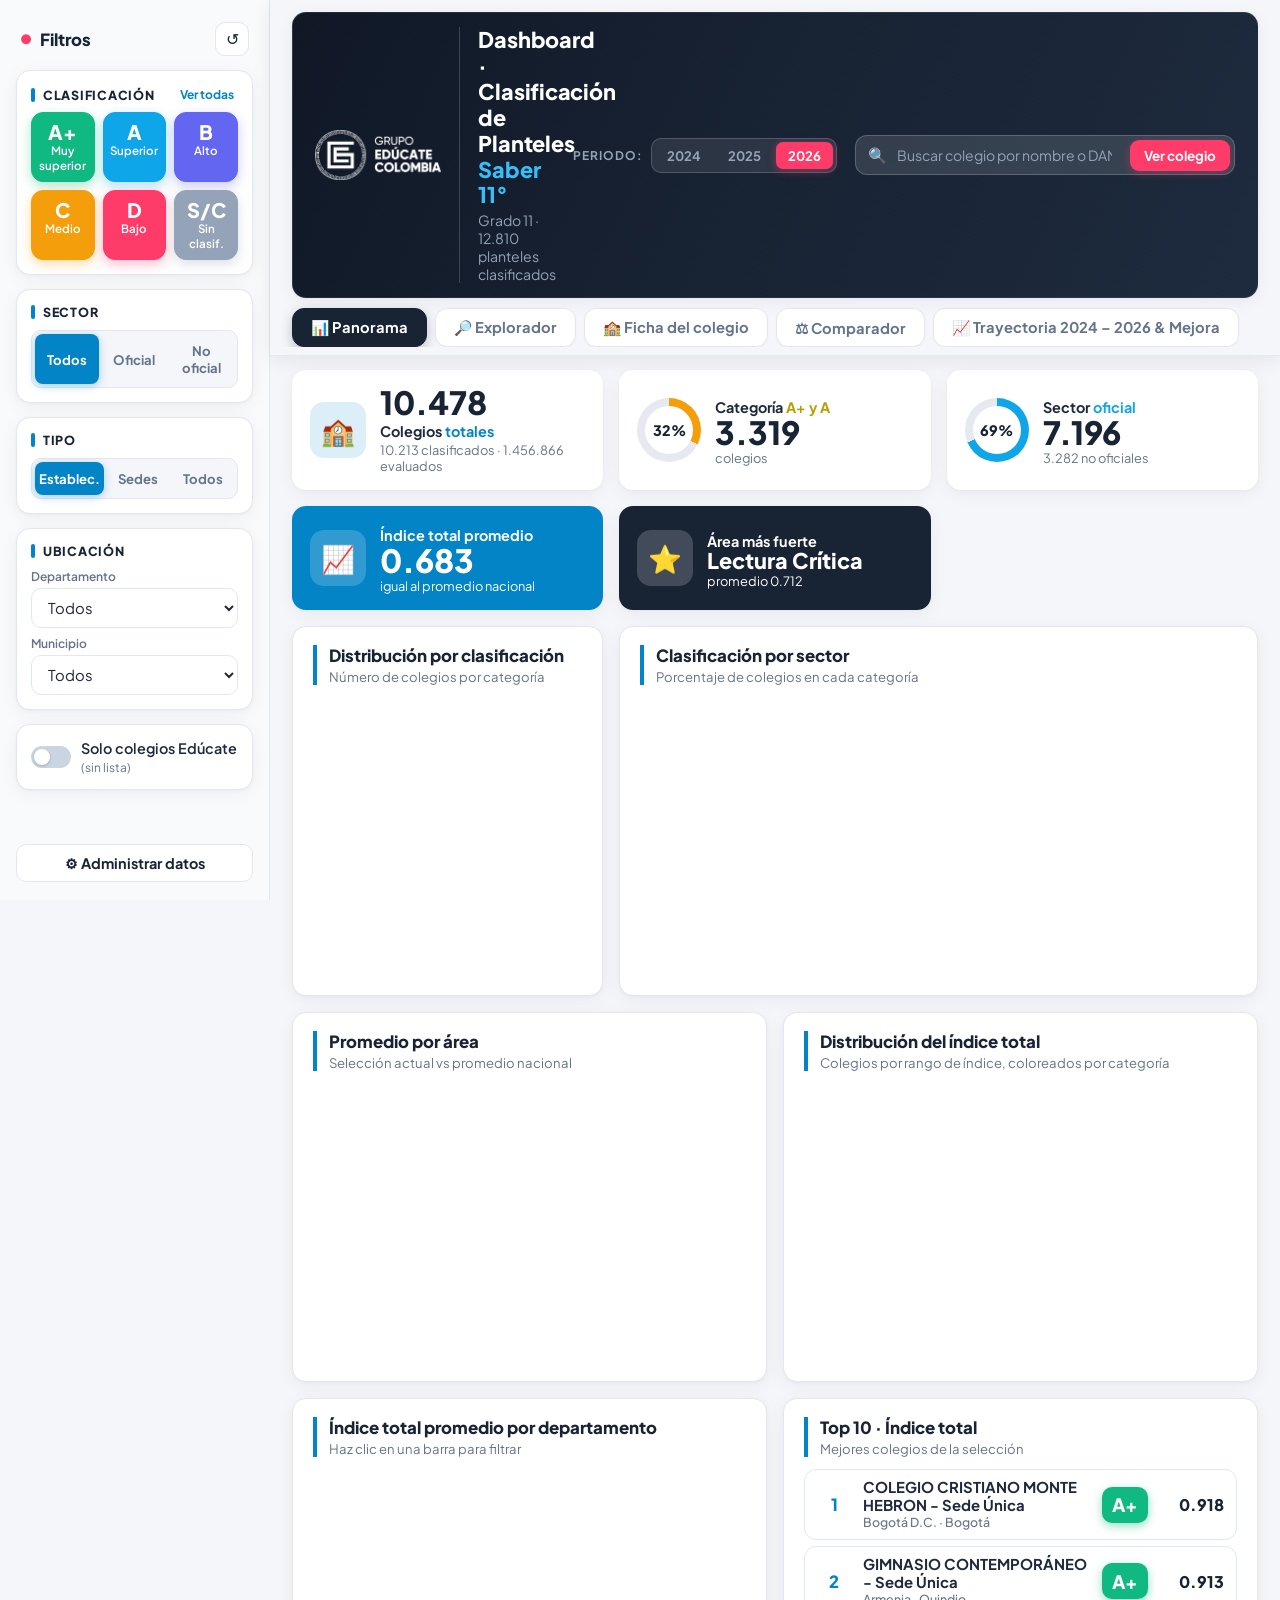
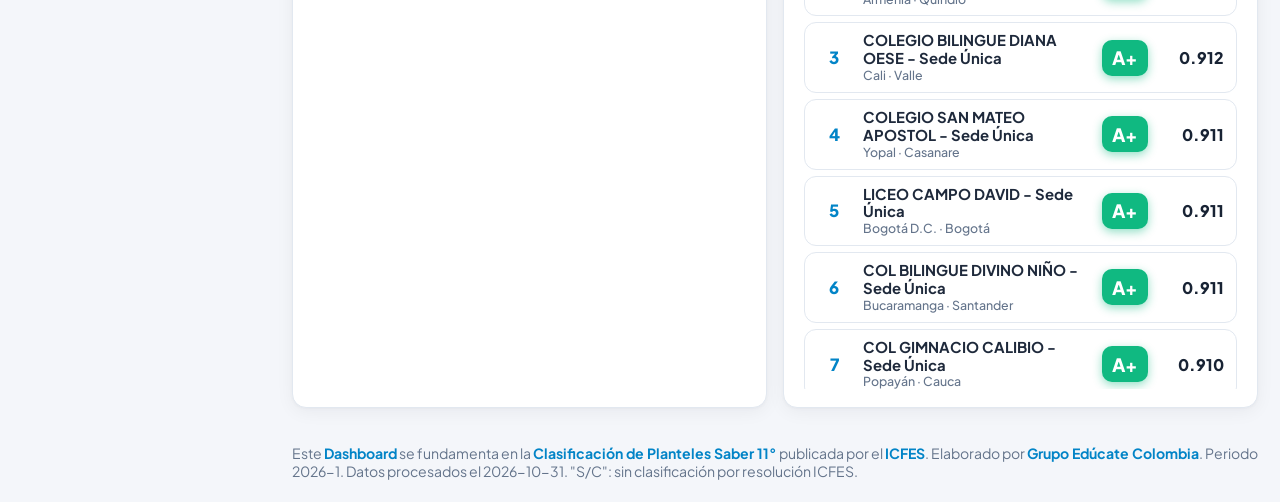
<file: index.html>
<!DOCTYPE html>
<html lang="es">
<head>
  <meta charset="UTF-8">
  <meta name="viewport" content="width=device-width, initial-scale=1.0">
  <title>Clasificación de Planteles Saber 11° | Grupo Edúcate Colombia</title>
  <meta name="description" content="Tablero interactivo de la Clasificación de Planteles Saber 11° del ICFES — Grupo Edúcate Colombia.">
  <link rel="icon" href="assets/logos/logo-plata.png">
  <link rel="preconnect" href="https://fonts.googleapis.com">
  <link rel="preconnect" href="https://fonts.gstatic.com" crossorigin>
  <link href="https://fonts.googleapis.com/css2?family=Plus+Jakarta+Sans:wght@300;400;500;600;700;800;900&display=swap" rel="stylesheet">
  <link rel="stylesheet" href="css/estilos.css?v=2026.10">
</head>
<body>
  <div class="app">

    <!-- ===== BARRA LATERAL DE FILTROS ===== -->
    <aside class="sidebar" id="filtros">
      <div class="side-head">
        <span>Filtros</span>
        <button class="icon-btn" id="btnReset" title="Limpiar filtros">↺</button>
        <button class="icon-btn only-mobile" id="btnCloseFilters" title="Cerrar">✕</button>
      </div>

      <div class="side-card">
        <div style="display:flex;align-items:center;justify-content:space-between;margin-bottom:8px">
          <h4 style="margin:0">Clasificación</h4>
          <button type="button" class="btn-link" id="btnClasAll" style="font-size:0.75rem;background:none;border:none;color:var(--primary);cursor:pointer;font-weight:700;padding:2px 4px" title="Seleccionar todas las categorías">Ver todas</button>
        </div>
        <div class="clas-grid" id="fClas"></div>
      </div>

      <div class="side-card">
        <h4>Sector</h4>
        <div class="seg" data-for="fSector">
          <button data-v="">Todos</button>
          <button data-v="OFICIAL">Oficial</button>
          <button data-v="NO OFICIAL">No oficial</button>
        </div>
        <select id="fSector" class="hidden">
          <option value="">Todos</option>
          <option value="OFICIAL">Oficial</option>
          <option value="NO OFICIAL">No oficial</option>
        </select>
      </div>

      <div class="side-card">
        <h4>Tipo</h4>
        <div class="seg" data-for="fTipo">
          <button data-v="Establecimiento">Establec.</button>
          <button data-v="Sede">Sedes</button>
          <button data-v="">Todos</button>
        </div>
        <select id="fTipo" class="hidden">
          <option value="Establecimiento">Establecimientos</option>
          <option value="Sede">Sedes</option>
          <option value="">Todos</option>
        </select>
      </div>

      <div class="side-card">
        <h4>Ubicación</h4>
        <label for="fDepto" class="mini-label">Departamento</label>
        <select id="fDepto"><option value="">Todos</option></select>
        <label for="fMun" class="mini-label">Municipio</label>
        <select id="fMun"><option value="">Todos</option></select>
      </div>

      <div class="side-card side-edu">
        <label class="switch" title="Mostrar solo colegios aliados de Grupo Edúcate">
          <input type="checkbox" id="fEducate">
          <span class="slider"></span>
          <span class="switch-label">Solo colegios Edúcate <small id="educateCount"></small></span>
        </label>
      </div>

      <button class="btn btn-ghost side-datos" id="btnDatos">⚙ Administrar datos</button>
    </aside>
    <div class="backdrop" id="backdrop"></div>

    <!-- ===== CONTENIDO ===== -->
    <div class="content">
      <div class="top-nav-sticky">
        <header class="topbar">
          <a class="brand" href="#" data-go="panorama" title="Inicio">
            <img src="assets/logos/logo-blanco.png" alt="Grupo Edúcate Colombia" class="brand-logo">
          </a>
          <div class="brand-title">
            <h1>Dashboard · Clasificación de Planteles <span class="hl">Saber 11°</span></h1>
            <p class="brand-sub" id="headerSub">Grado 11 · 12.810 planteles clasificados</p>
          </div>
          <div class="periodo-switcher" id="periodoSwitcher">
            <span class="switcher-label">Periodo:</span>
            <div class="pill-group" id="periodoPills">
              <button class="pill-btn" data-periodo="2024">2024</button>
              <button class="pill-btn" data-periodo="2025">2025</button>
              <button class="pill-btn active" data-periodo="2026">2026</button>
            </div>
          </div>
          <div class="top-search-wrap autocomplete" id="topSearchWrap">
            <form class="dane-form" id="daneForm" autocomplete="off" onsubmit="return false;">
              <span class="top-search-icon">🔍</span>
              <input id="daneInput" type="search" placeholder="Buscar colegio por nombre o DANE…" autocomplete="off" aria-label="Buscar colegio por nombre o código DANE">
              <button type="submit" class="btn btn-primary" id="btnTopSearch">Ver colegio</button>
            </form>
            <div class="ac-list" id="topSearchAC"></div>
          </div>
        </header>

        <div class="mode-banner hidden" id="modeBanner">
          <span>🔒 Colegio seleccionado: <strong id="modeColegioNombre"></strong> <small id="modeDaneWrap">(DANE <strong id="modeDane"></strong>)</small></span>
          <div class="mode-banner-btns">
            <button class="btn btn-light btn-sm" id="btnBannerTrayectoria">📈 Analizar Trayectoria</button>
            <a href="presentacion_sagrada_sabiduria.html" class="btn btn-sm" id="btnBannerPresentacion" target="_blank" style="text-decoration:none;display:none;background:var(--accent-rose);color:#fff">🎤 Presentación Trienal 2024–2026</a>
            <button class="btn btn-ghost btn-sm" id="btnSalir" style="background:rgba(255,255,255,0.18);color:#fff;border-color:transparent">Salir / Ver todo</button>
          </div>
        </div>

        <nav class="tabs" id="tabs">
          <button class="tab active" data-tab="panorama">📊 Panorama</button>
          <button class="tab" data-tab="explorador">🔎 Explorador</button>
          <button class="tab" data-tab="ficha">🏫 Ficha del colegio</button>
          <button class="tab" data-tab="comparador">⚖ Comparador</button>
          <button class="tab" data-tab="trayectoria" id="tabTrayectoria">📈 Trayectoria 2024 – 2026 & Mejora</button>
          <button class="tab tab-filter only-mobile" id="btnOpenFilters">⚲ Filtros</button>
        </nav>
      </div>

      <main>
        <!-- ===== PANORAMA ===== -->
        <section class="view active" id="view-panorama">
          <div class="kpis" id="kpis"></div>

          <div class="grid grid-3">
            <div class="card">
              <div class="card-head"><h3>Distribución por clasificación</h3><p>Número de colegios por categoría</p></div>
              <div class="chart-box"><canvas id="chClas"></canvas></div>
            </div>
            <div class="card span-2">
              <div class="card-head"><h3>Clasificación por sector</h3><p>Porcentaje de colegios en cada categoría</p></div>
              <div class="chart-box"><canvas id="chSector"></canvas></div>
            </div>
          </div>

          <div class="grid grid-2">
            <div class="card">
              <div class="card-head"><h3>Promedio por área</h3><p>Selección actual vs promedio nacional</p></div>
              <div class="chart-box"><canvas id="chAreas"></canvas></div>
            </div>
            <div class="card">
              <div class="card-head"><h3>Distribución del índice total</h3><p>Colegios por rango de índice, coloreados por categoría</p></div>
              <div class="chart-box"><canvas id="chHist"></canvas></div>
            </div>
          </div>

          <div class="grid grid-2">
            <div class="card">
              <div class="card-head"><h3 id="rankGeoTitle">Índice total promedio por departamento</h3><p>Haz clic en una barra para filtrar</p></div>
              <div class="chart-box tall"><canvas id="chGeo"></canvas></div>
            </div>
            <div class="card">
              <div class="card-head"><h3>Top 10 · Índice total</h3><p>Mejores colegios de la selección</p></div>
              <div class="top-list" id="top10"></div>
            </div>
          </div>
        </section>

        <!-- ===== EXPLORADOR ===== -->
        <section class="view" id="view-explorador">
          <div class="card">
            <div class="explorer-tools">
              <div class="field grow">
                <label for="qSearch">Buscar por nombre, municipio o DANE</label>
                <input type="search" id="qSearch" placeholder="Ej: Gimnasio, Cali, 311001…">
              </div>
              <div class="field">
                <label for="qArea">Área</label>
                <select id="qArea"></select>
              </div>
              <div class="field small">
                <label for="qMin">Índice mín.</label>
                <input type="number" id="qMin" min="0" max="1" step="0.01" placeholder="0.00">
              </div>
              <div class="field small">
                <label for="qMax">Índice máx.</label>
                <input type="number" id="qMax" min="0" max="1" step="0.01" placeholder="1.00">
              </div>
              <div class="field">
                <label for="qFuerte">Área más fuerte</label>
                <select id="qFuerte"><option value="">Cualquiera</option></select>
              </div>
              <div class="field">
                <label for="qDebil">Área más débil</label>
                <select id="qDebil"><option value="">Cualquiera</option></select>
              </div>
              <div class="field field-btn">
                <button class="btn btn-primary" id="btnCSV">⬇ Exportar CSV</button>
              </div>
            </div>
            <p class="result-info" id="resultInfo"></p>
            <div class="table-wrap">
              <table class="data-table" id="tabla">
                <thead></thead>
                <tbody></tbody>
              </table>
            </div>
            <div class="pager" id="pager"></div>
          </div>
        </section>

        <!-- ===== FICHA ===== -->
        <section class="view" id="view-ficha">
          <div class="card ficha-search" id="fichaSearchCard">
            <div class="field grow autocomplete">
              <label for="fichaSearch">Selecciona un colegio</label>
              <input type="search" id="fichaSearch" placeholder="Escribe el nombre o código DANE…">
              <div class="ac-list" id="fichaAC"></div>
            </div>
          </div>
          <div id="fichaContent">
            <div class="card empty">
              <div class="empty-icon">🏫</div>
              <p>Busca un colegio arriba, haz clic en una fila del Explorador o ingresa tu código DANE en la parte superior.</p>
            </div>
          </div>
        </section>

        <!-- ===== COMPARADOR ===== -->
        <section class="view" id="view-comparador">
          <div class="card">
            <div class="field grow autocomplete">
              <label for="cmpSearch">Agrega hasta 4 colegios para comparar</label>
              <input type="search" id="cmpSearch" placeholder="Escribe el nombre o código DANE…">
              <div class="ac-list" id="cmpAC"></div>
            </div>
            <div class="cmp-chips" id="cmpChips"></div>
          </div>
          <div id="cmpContent">
            <div class="card empty" style="margin-top:18px">
              <div class="empty-icon">⚖</div>
              <p>Agrega colegios para verlos lado a lado.</p>
            </div>
          </div>
        </section>
        <!-- ===== TRAYECTORIA 5 AÑOS & PLAN DE MEJORA ===== -->
        <section class="view" id="view-trayectoria">
          <div class="card trayectoria-search" id="trayectoriaSearchCard">
            <div class="field grow autocomplete">
              <label for="trayectoriaSearch">Selecciona una institución para analizar o proyectar su mejora</label>
              <input type="search" id="trayectoriaSearch" placeholder="Escribe el nombre del colegio o código DANE…">
              <div class="ac-list" id="trayectoriaAC"></div>
            </div>
          </div>
          <div id="trayectoriaContent">
            <div class="card empty">
              <div class="empty-icon">📈</div>
              <p>Busca un colegio arriba o ingresa su nombre/DANE para cargar su categoría y registrar sus promedios de los últimos 5 años con desviación estándar.</p>
            </div>
          </div>
        </section>
      </main>

      <footer class="footer">
        <p>Este <b>Dashboard</b> se fundamenta en la <b>Clasificación de Planteles Saber 11°</b> publicada por el <b>ICFES</b>.
          Elaborado por <b>Grupo Edúcate Colombia</b>. <span id="footInfo"></span></p>
      </footer>
    </div>
  </div>

  <!-- ===== MODAL DATOS ===== -->
  <div class="modal hidden" id="modalDatos" role="dialog" aria-modal="true" aria-labelledby="modalTitle">
    <div class="modal-box card">
      <button class="modal-close" id="modalClose" aria-label="Cerrar">✕</button>
      <h2 id="modalTitle">Administrar datos</h2>
      <div class="modal-section">
        <h4>1. Actualizar clasificación ICFES</h4>
        <p>Carga el archivo <em>Clasificación de Planteles</em> (.xls / .xlsx) descargado del ICFES. Se usará en este navegador hasta que lo restablezcas.</p>
        <input type="file" id="fileICFES" accept=".xls,.xlsx">
      </div>
      <div class="modal-section">
        <h4>2. Colegios aliados Grupo Edúcate</h4>
        <p>Carga un Excel o CSV que contenga los <strong>códigos DANE</strong> de los colegios aliados (en cualquier columna).</p>
        <input type="file" id="fileEducate" accept=".xls,.xlsx,.csv,.txt">
      </div>
      <div class="modal-section">
        <h4>3. Resultados por área (puntajes del año)</h4>
        <p>Excel o CSV con columnas <strong>DANE, EVALUADOS, GLOBAL, LECTURA, MATEMATICAS, SOCIALES, NATURALES, INGLES</strong>. Una fila con DANE = <em>NACIONAL</em> sirve de referencia. Plantilla: <code>data/plantilla_resultados.csv</code>.</p>
        <input type="file" id="fileResultados" accept=".xls,.xlsx,.csv,.txt">
      </div>
      <div class="modal-section">
        <button class="btn btn-ghost" id="btnRestablecer">Restablecer datos originales</button>
      </div>
      <p class="modal-status" id="modalStatus"></p>
    </div>
  </div>

  <div class="loader" id="loader"><div class="spinner"></div><p>Cargando datos…</p></div>

  <script src="js/vendor/chart.umd.min.js"></script>
  <script src="js/vendor/xlsx.full.min.js" defer></script>
  <script src="js/parser.js"></script>
  <script src="data/datos.js?v=2026.9"></script>
  <script src="data/datos2024.js?v=2026.9"></script>
  <script src="data/datos2025.js?v=2026.9"></script>
  <script src="data/educate.js"></script>
  <script src="data/resultados2026.js?v=2026.9" onerror="window.RESULTADOS_2026=null"></script>
  <script src="data/resultadosAgregados.js?v=2026.9"></script>
  <script src="js/graficos.js?v=2026.9"></script>
  <script src="js/app.js?v=2026.9"></script>
</body>
</html>
</file>
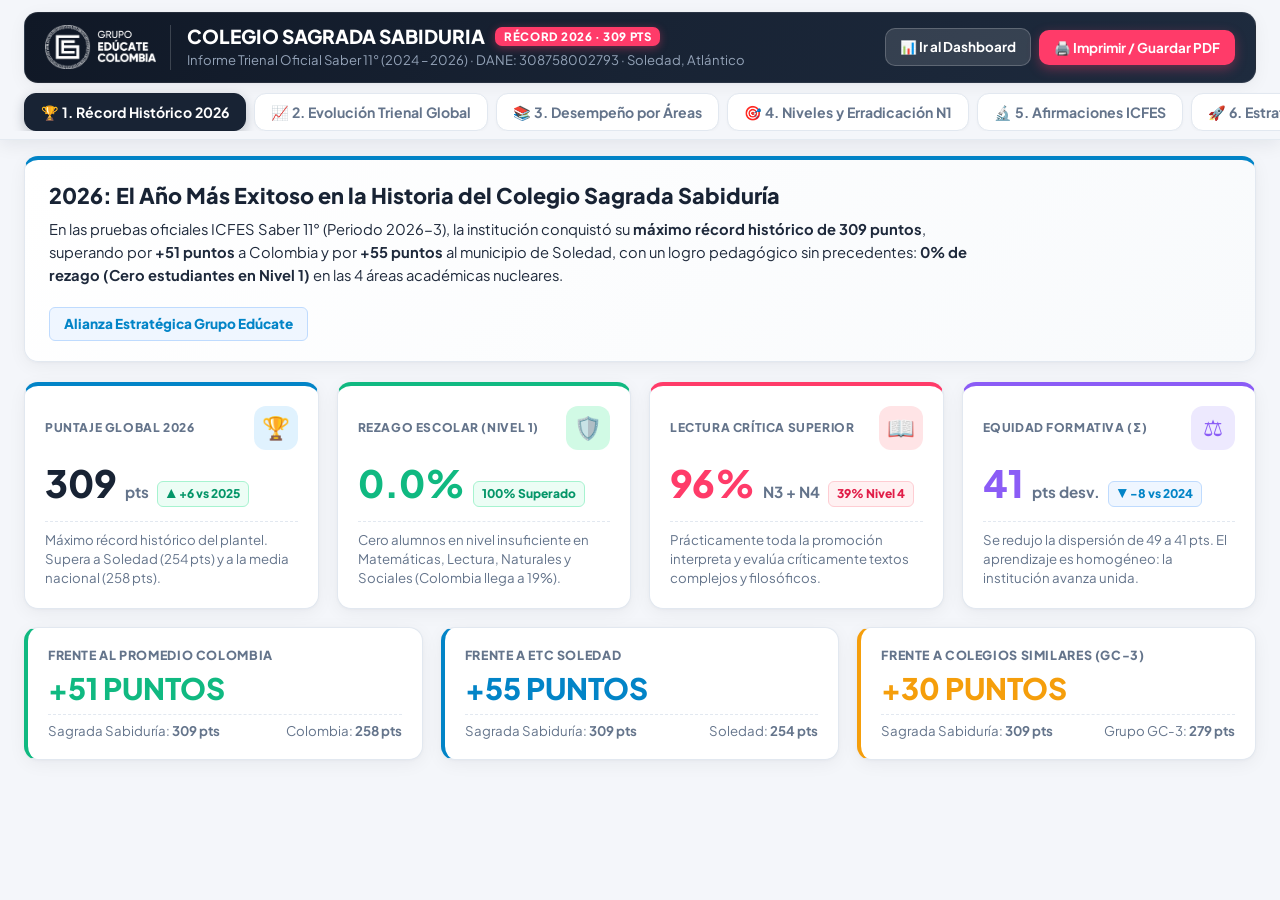
<file: presentacion_sagrada_sabiduria.html>
<!DOCTYPE html>
<html lang="es">
<head>
  <meta charset="UTF-8">
  <meta name="viewport" content="width=device-width, initial-scale=1.0">
  <title>Evolución Histórica Saber 11° (2024-2026) · Colegio Sagrada Sabiduría | Grupo Edúcate Colombia</title>
  <meta name="description" content="Presentación interactiva de resultados ICFES Saber 11° (2024 a 2026) para el Colegio Sagrada Sabiduría de Soledad, Atlántico. Preparado por Grupo Edúcate Colombia.">
  <link rel="icon" href="assets/logos/logo-plata.png">
  <link rel="preconnect" href="https://fonts.googleapis.com">
  <link rel="preconnect" href="https://fonts.gstatic.com" crossorigin>
  <link href="https://fonts.googleapis.com/css2?family=Plus+Jakarta+Sans:wght@300;400;500;600;700;800;900&display=swap" rel="stylesheet">
  <script src="js/vendor/chart.umd.min.js"></script>
  <script src="data/evidenciasDCE.js?v=2026.10"></script>
  <script>
    if (typeof Chart === 'undefined') {
      document.write('<script src="https://cdn.jsdelivr.net/npm/chart.js@4.4.1/dist/chart.umd.min.js"><\/script>');
    }
  </script>
  <style>
    /* =========================================================
       DISEÑO EJECUTIVO, AMENO E INTERACTIVO (GRUPO EDÚCATE)
       ========================================================= */
    :root {
      --bg: #F4F6FA;
      --card: #FFFFFF;
      --navy: #182334;
      --navy-2: #101826;
      --navy-surface: #1E2B3E;
      --primary: #0284C7;
      --primary-light: #E0F2FE;
      --accent-rose: #FF3B69;
      --accent-rose-light: #FFE4E6;
      --sky: #0EA5E9;
      --cyan: #06B6D4;
      --emerald: #10B981;
      --emerald-light: #D1FAE5;
      --yellow: #F59E0B;
      --yellow-light: #FEF3C7;
      --purple: #8B5CF6;
      --purple-light: #EDE9FE;
      --text: #1E293B;
      --muted: #64748B;
      --muted-light: #94A3B8;
      --line: #E2E8F0;
      --line-light: #F1F5F9;
      --radius: 14px;
      --radius-sm: 9px;
      --radius-lg: 20px;
      --shadow: 0 4px 18px rgba(15, 23, 42, .05), 0 1px 3px rgba(15, 23, 42, .03);
      --shadow-hover: 0 12px 28px -4px rgba(15, 23, 42, .12), 0 4px 12px -2px rgba(15, 23, 42, .06);
      --font-title: 'Plus Jakarta Sans', system-ui, -apple-system, sans-serif;
      --font-text: 'Plus Jakarta Sans', system-ui, -apple-system, sans-serif;
    }

    * { box-sizing: border-box; margin: 0; padding: 0; }
    html { scroll-behavior: smooth; }

    body {
      font-family: var(--font-text);
      background-color: var(--bg);
      color: var(--text);
      line-height: 1.5;
      min-height: 100vh;
      display: flex;
      flex-direction: column;
      overflow-x: clip;
    }

    h1, h2, h3, h4 { margin: 0; font-family: var(--font-title); }

    /* ===== TOPBAR HEADER FIJO ===== */
    .top-nav-sticky {
      position: sticky;
      top: 0;
      z-index: 1000;
      background: var(--bg);
      padding: 12px 0 8px;
      box-shadow: 0 4px 18px rgba(15, 23, 42, 0.08);
      border-bottom: 1px solid rgba(226, 232, 240, 0.85);
      backdrop-filter: blur(12px);
    }

    .topbar {
      margin: 0 24px;
      padding: 12px 20px;
      border-radius: var(--radius);
      display: flex;
      align-items: center;
      justify-content: space-between;
      gap: 16px;
      background: linear-gradient(115deg, #101826 0%, #182334 50%, #1e2b3e 100%);
      color: #fff;
      box-shadow: var(--shadow);
      border: 1px solid rgba(255, 255, 255, 0.08);
    }

    .brand-wrap {
      display: flex;
      align-items: center;
      gap: 14px;
      flex: 1;
      min-width: 0;
    }

    .brand-logo {
      height: 44px;
      width: auto;
      display: block;
      object-fit: contain;
    }

    .brand-title {
      border-left: 1px solid rgba(255, 255, 255, 0.18);
      padding-left: 16px;
      min-width: 0;
    }

    .brand-title h1 {
      font-size: 1.2rem;
      font-weight: 800;
      line-height: 1.2;
      color: #fff;
      display: flex;
      align-items: center;
      gap: 10px;
      flex-wrap: wrap;
    }

    .badge-record {
      background: var(--accent-rose);
      color: #fff;
      font-size: 0.72rem;
      font-weight: 800;
      text-transform: uppercase;
      padding: 3px 9px;
      border-radius: 7px;
      letter-spacing: 0.05em;
      box-shadow: 0 2px 8px rgba(255, 59, 105, 0.4);
    }

    .brand-title p {
      margin: 2px 0 0;
      color: #94A3B8;
      font-size: 0.82rem;
    }

    .top-actions {
      display: flex;
      align-items: center;
      gap: 8px;
      flex-shrink: 0;
    }

    .btn {
      font-family: var(--font-text);
      font-weight: 700;
      font-size: 0.84rem;
      border-radius: 10px;
      padding: 8px 14px;
      cursor: pointer;
      display: inline-flex;
      align-items: center;
      gap: 6px;
      transition: all 0.18s ease;
      text-decoration: none;
      border: 1px solid transparent;
      white-space: nowrap;
    }
    .btn:hover { transform: translateY(-1px); }

    .btn-primary {
      background: var(--primary);
      color: #fff;
      box-shadow: 0 4px 14px rgba(2, 132, 199, 0.3);
    }
    .btn-primary:hover { background: #0369A1; }

    .btn-rose {
      background: var(--accent-rose);
      color: #fff;
      box-shadow: 0 4px 12px rgba(255, 59, 105, 0.35);
    }
    .btn-rose:hover { background: #e02854; }

    .btn-ghost {
      background: rgba(255, 255, 255, 0.12);
      color: #fff;
      border: 1px solid rgba(255, 255, 255, 0.2);
    }
    .btn-ghost:hover { background: rgba(255, 255, 255, 0.2); }

    /* ===== TABS DE NAVEGACIÓN ===== */
    .tabs-bar {
      display: flex;
      align-items: center;
      justify-content: space-between;
      gap: 10px;
      padding: 10px 24px 0;
      overflow-x: auto;
      scrollbar-width: none;
    }

    .tabs {
      display: flex;
      gap: 8px;
      align-items: center;
      flex-wrap: nowrap;
    }

    .tab {
      font-family: var(--font-text);
      font-size: 0.88rem;
      font-weight: 700;
      color: #64748B;
      background: #fff;
      border: 1px solid var(--line);
      border-radius: 12px;
      padding: 9px 16px;
      cursor: pointer;
      white-space: nowrap;
      transition: all 0.2s;
      box-shadow: 0 1px 3px rgba(15, 23, 42, 0.03);
      display: flex;
      align-items: center;
      gap: 7px;
    }

    .tab:hover {
      color: var(--primary);
      border-color: var(--primary);
      transform: translateY(-1px);
    }

    .tab.active {
      color: #fff;
      background: var(--navy);
      border-color: var(--navy);
      box-shadow: 0 4px 12px rgba(24, 35, 52, 0.25);
    }

    .slide-arrows {
      display: flex;
      align-items: center;
      gap: 6px;
      flex-shrink: 0;
    }

    .icon-btn {
      border: 1px solid var(--line);
      background: #fff;
      border-radius: 10px;
      width: 36px;
      height: 36px;
      cursor: pointer;
      font-size: 0.95rem;
      color: var(--navy);
      display: flex;
      align-items: center;
      justify-content: center;
      transition: all 0.15s;
      box-shadow: 0 1px 3px rgba(15, 23, 42, 0.04);
    }
    .icon-btn:hover {
      border-color: var(--primary);
      color: var(--primary);
      transform: translateY(-1px);
    }

    /* ===== CONTENEDOR PRINCIPAL ===== */
    main {
      padding: 16px 24px 32px;
      flex: 1;
      max-width: 1440px;
      width: 100%;
      margin: 0 auto;
    }

    .slide-page {
      display: none;
      animation: fadeIn 0.25s ease;
    }
    .slide-page.active { display: block; }

    @keyframes fadeIn {
      from { opacity: 0; transform: translateY(6px); }
      to { opacity: 1; transform: translateY(0); }
    }

    /* =========================================================
       SISTEMA DE GRIDS MULTI-COLUMNA (CORREGIDO Y RESPONSIVE)
       ========================================================= */
    .grid, .grid-2, .grid-3, .grid-4 {
      display: grid !important;
      gap: 18px;
      width: 100%;
      align-items: stretch;
    }

    .grid-2 { grid-template-columns: repeat(2, 1fr) !important; }
    .grid-3 { grid-template-columns: repeat(3, 1fr) !important; }
    .grid-4 { grid-template-columns: repeat(4, 1fr) !important; }

    @media (max-width: 1100px) {
      .grid-4 { grid-template-columns: repeat(2, 1fr) !important; }
    }
    @media (max-width: 900px) {
      .grid-3 { grid-template-columns: 1fr !important; }
      .grid-2 { grid-template-columns: 1fr !important; }
    }
    @media (max-width: 600px) {
      .grid-4 { grid-template-columns: 1fr !important; }
      .topbar { flex-direction: column; align-items: stretch; margin: 0 12px; }
      .tabs-bar { padding: 10px 12px 0; }
      main { padding: 14px 12px; }
    }

    /* ===== TARJETAS Y CONTENEDORES ===== */
    .card {
      background: var(--card);
      border-radius: var(--radius);
      padding: 20px 22px;
      box-shadow: var(--shadow);
      border: 1px solid var(--line);
      position: relative;
      display: flex;
      flex-direction: column;
      justify-content: space-between;
      transition: transform 0.18s, box-shadow 0.18s;
    }
    .card:hover {
      box-shadow: var(--shadow-hover);
    }

    .card-head {
      margin-bottom: 14px;
      padding-left: 12px;
      border-left: 4px solid var(--primary);
      display: flex;
      justify-content: space-between;
      align-items: flex-start;
      gap: 12px;
    }

    .card-head h2, .card-head h3 {
      font-size: 1.15rem;
      font-weight: 800;
      color: var(--navy);
      line-height: 1.3;
    }

    .card-head p {
      margin: 3px 0 0;
      font-size: 0.83rem;
      color: var(--muted);
    }

    /* Banner de Encabezado Amigable */
    .hero-banner {
      background: linear-gradient(135deg, #FFFFFF 0%, #F8FAFC 100%);
      border-radius: var(--radius);
      padding: 20px 24px;
      box-shadow: var(--shadow);
      border: 1px solid var(--line);
      border-top: 4px solid var(--primary);
      margin-bottom: 20px;
      display: flex;
      align-items: center;
      justify-content: space-between;
      gap: 20px;
      flex-wrap: wrap;
    }

    .hero-text h2 {
      font-size: 1.35rem;
      font-weight: 900;
      color: var(--navy);
      margin-bottom: 6px;
    }

    .hero-text p {
      font-size: 0.92rem;
      color: var(--text);
      line-height: 1.55;
      max-width: 920px;
    }

    /* ===== KPIS ESTILO TARJETA VERTICAL AMENA ===== */
    .kpi-card {
      background: #FFFFFF;
      border-radius: var(--radius);
      padding: 20px;
      box-shadow: var(--shadow);
      border: 1px solid var(--line);
      border-top: 4px solid var(--accent, var(--primary));
      display: flex;
      flex-direction: column;
      justify-content: space-between;
      gap: 14px;
      transition: all 0.2s ease;
      cursor: default;
    }
    .kpi-card:hover {
      transform: translateY(-3px);
      box-shadow: var(--shadow-hover);
    }

    .kpi-top {
      display: flex;
      align-items: center;
      justify-content: space-between;
      gap: 8px;
    }

    .kpi-icon-badge {
      width: 44px;
      height: 44px;
      border-radius: 12px;
      background: var(--bg-accent, var(--primary-light));
      color: var(--accent, var(--primary));
      display: flex;
      align-items: center;
      justify-content: center;
      font-size: 1.4rem;
      flex-shrink: 0;
    }

    .kpi-tag {
      font-size: 0.75rem;
      font-weight: 800;
      text-transform: uppercase;
      letter-spacing: 0.05em;
      color: var(--muted);
      line-height: 1.2;
    }

    .kpi-body {
      display: flex;
      align-items: baseline;
      gap: 8px;
      flex-wrap: wrap;
    }

    .kpi-number {
      font-family: var(--font-title);
      font-size: 2.35rem;
      font-weight: 900;
      color: var(--navy);
      line-height: 1;
    }

    .kpi-unit {
      font-size: 0.95rem;
      font-weight: 700;
      color: var(--muted);
    }

    .kpi-desc {
      font-size: 0.83rem;
      color: var(--muted);
      line-height: 1.45;
      padding-top: 8px;
      border-top: 1px dashed var(--line);
    }

    /* Badges de variación */
    .delta-pill {
      display: inline-flex;
      align-items: center;
      gap: 4px;
      font-size: 0.75rem;
      font-weight: 800;
      padding: 3px 8px;
      border-radius: 6px;
    }
    .delta-green { background: #ECFDF5; color: #059669; border: 1px solid #A7F3D0; }
    .delta-blue { background: #EFF6FF; color: #0284C7; border: 1px solid #BFDBFE; }
    .delta-rose { background: #FFF1F2; color: #E11D48; border: 1px solid #FECDD3; }

    /* Tarjetas Interactivas de Territorio */
    .benchmark-card {
      background: #FFFFFF;
      border-radius: var(--radius);
      padding: 18px 20px;
      border: 1px solid var(--line);
      box-shadow: var(--shadow);
      display: flex;
      flex-direction: column;
      justify-content: space-between;
      gap: 10px;
      border-left: 4px solid var(--accent, var(--primary));
      transition: all 0.2s ease;
    }
    .benchmark-card:hover {
      transform: translateY(-2px);
      box-shadow: var(--shadow-hover);
    }

    .benchmark-label {
      font-size: 0.78rem;
      font-weight: 800;
      text-transform: uppercase;
      letter-spacing: 0.05em;
      color: var(--muted);
    }

    .benchmark-diff {
      font-size: 1.85rem;
      font-weight: 900;
      color: var(--accent, var(--primary));
      line-height: 1;
    }

    .benchmark-details {
      font-size: 0.83rem;
      color: var(--muted);
      display: flex;
      justify-content: space-between;
      align-items: center;
      padding-top: 6px;
      border-top: 1px dashed var(--line);
    }

    /* ===== CHARTS ===== */
    .chart-box {
      position: relative;
      height: 310px;
      width: 100%;
    }
    .chart-box.tall { height: 380px; }

    /* ===== INTERACTIVIDAD EN SLIDE 2: HISTORIA AÑO A AÑO ===== */
    .year-story-group {
      display: flex;
      flex-direction: column;
      gap: 12px;
    }

    .year-story-card {
      background: #F8FAFC;
      border: 1.5px solid var(--line);
      border-radius: 12px;
      padding: 14px 18px;
      cursor: pointer;
      transition: all 0.2s ease;
      position: relative;
    }
    .year-story-card:hover {
      border-color: var(--primary);
      background: #FFFFFF;
      transform: translateX(4px);
    }
    .year-story-card.active {
      background: #FFFFFF;
      border-color: var(--accent-year, var(--primary));
      box-shadow: 0 4px 14px rgba(2, 132, 199, 0.12);
    }
    .year-story-card.active::before {
      content: '';
      position: absolute;
      left: -1px; top: -1px; bottom: -1px;
      width: 5px;
      border-radius: 12px 0 0 12px;
      background: var(--accent-year, var(--primary));
    }

    .year-story-head {
      display: flex;
      align-items: center;
      justify-content: space-between;
      margin-bottom: 4px;
    }

    .year-story-title {
      font-size: 0.95rem;
      font-weight: 800;
      color: var(--navy);
      display: flex;
      align-items: center;
      gap: 8px;
    }

    .year-story-desc {
      font-size: 0.83rem;
      color: var(--muted);
      line-height: 1.45;
    }

    /* ===== INTERACTIVIDAD EN SLIDE 3: SELECTOR DE ÁREAS ===== */
    .area-pills-bar {
      display: flex;
      gap: 8px;
      margin-bottom: 16px;
      flex-wrap: wrap;
      align-items: center;
    }

    .area-pill-btn {
      font-family: var(--font-text);
      font-size: 0.84rem;
      font-weight: 700;
      color: var(--muted);
      background: #FFFFFF;
      border: 1.5px solid var(--line);
      border-radius: 20px;
      padding: 7px 15px;
      cursor: pointer;
      display: flex;
      align-items: center;
      gap: 6px;
      transition: all 0.18s ease;
    }
    .area-pill-btn:hover {
      color: var(--primary);
      border-color: var(--primary);
      transform: translateY(-1px);
    }
    .area-pill-btn.active {
      background: var(--navy);
      color: #fff;
      border-color: var(--navy);
      box-shadow: 0 4px 12px rgba(24, 35, 52, 0.25);
    }

    /* Tarjetas de Áreas en Slide 3 */
    .area-mini-card {
      background: #FFFFFF;
      border: 1.5px solid var(--line);
      border-radius: var(--radius-sm);
      padding: 14px 16px;
      box-shadow: var(--shadow);
      display: flex;
      flex-direction: column;
      justify-content: space-between;
      gap: 8px;
      border-top: 4px solid var(--area-color, var(--primary));
      transition: all 0.2s ease;
      cursor: pointer;
    }
    .area-mini-card:hover, .area-mini-card.active {
      transform: translateY(-3px);
      box-shadow: var(--shadow-hover);
      border-color: var(--area-color, var(--primary));
      background: #FFFFFF;
    }
    .area-mini-card.active {
      box-shadow: 0 0 0 2px var(--area-color, var(--primary)), var(--shadow-hover);
    }

    .area-mini-head {
      display: flex;
      align-items: center;
      justify-content: space-between;
    }

    .area-mini-title {
      font-size: 0.88rem;
      font-weight: 800;
      color: var(--navy);
    }

    .area-mini-val {
      font-size: 1.5rem;
      font-weight: 900;
      color: var(--navy);
      line-height: 1;
    }

    .area-mini-desc {
      font-size: 0.78rem;
      color: var(--muted);
      line-height: 1.35;
    }

    /* Panel de detalle de área dinámico */
    .area-detail-panel {
      background: #FFFFFF;
      border: 1px solid var(--line);
      border-radius: var(--radius);
      padding: 18px 20px;
      margin-top: 16px;
      box-shadow: var(--shadow);
      border-left: 4px solid var(--primary);
      display: none;
      animation: fadeIn 0.2s ease;
    }

    /* ===== TABLAS Y BARRAS APILADAS ===== */
    .table-wrap {
      overflow-x: auto;
      border-radius: 12px;
      border: 1px solid var(--line);
      margin-top: 14px;
    }

    .data-table {
      width: 100%;
      border-collapse: collapse;
      font-size: 0.88rem;
    }

    .data-table th {
      background: var(--navy);
      color: #fff;
      text-align: left;
      padding: 11px 14px;
      font-size: 0.75rem;
      text-transform: uppercase;
      letter-spacing: 0.05em;
      white-space: nowrap;
    }

    .data-table td {
      padding: 10px 14px;
      border-bottom: 1px solid var(--line);
      vertical-align: middle;
      color: var(--text);
    }

    .data-table tbody tr:nth-child(even) { background: #FAFBFD; }
    .data-table tbody tr:hover { background: #EEF3FF; }
    .data-table tbody tr.row-highlight { background: #EFF6FF; font-weight: 700; }

    /* Barras de Niveles */
    .level-bar-group { margin-top: 14px; }
    .level-label-row {
      display: flex;
      justify-content: space-between;
      font-size: 0.82rem;
      font-weight: 700;
      color: var(--navy);
      margin-bottom: 5px;
    }

    .bar-stacked {
      display: flex;
      height: 28px;
      border-radius: 8px;
      overflow: hidden;
      background: #E2E8F0;
      border: 1px solid var(--line);
    }

    .bar-seg {
      display: flex;
      align-items: center;
      justify-content: center;
      font-size: 0.74rem;
      font-weight: 800;
      color: #fff;
      position: relative;
      transition: width 0.5s ease;
    }

    .bg-n1 { background: #EF4444; }
    .bg-n2 { background: #F59E0B; }
    .bg-n3 { background: #0284C7; }
    .bg-n4 { background: #10B981; }

    .bg-aminus { background: #EF4444; }
    .bg-a1 { background: #F59E0B; }
    .bg-a2 { background: #6366F1; }
    .bg-b1 { background: #0284C7; }
    .bg-aplus { background: #10B981; }

    /* ===== AFIRMACIONES ICFES CON BARRAS COMPARATIVAS (5 ÁREAS) ===== */
    .grid-afirmaciones {
      display: grid !important;
      grid-template-columns: repeat(auto-fit, minmax(360px, 1fr)) !important;
      gap: 16px;
      width: 100%;
    }

    .afirmacion-card {
      background: #FFFFFF;
      border: 1px solid var(--line);
      border-radius: var(--radius);
      padding: 18px 20px;
      box-shadow: var(--shadow);
      display: flex;
      flex-direction: column;
      justify-content: space-between;
      gap: 12px;
      transition: all 0.2s ease;
    }
    .afirmacion-card:hover {
      box-shadow: var(--shadow-hover);
      border-color: var(--primary);
    }

    .afirmacion-card h4 {
      font-size: 0.95rem;
      font-weight: 800;
      color: var(--navy);
      display: flex;
      align-items: center;
      gap: 8px;
    }

    .afirmacion-card p {
      font-size: 0.83rem;
      color: var(--muted);
      line-height: 1.45;
    }

    .afirmacion-bar-row {
      display: flex;
      align-items: center;
      gap: 10px;
      font-size: 0.78rem;
      font-weight: 700;
    }

    .afirmacion-bar-wrap {
      flex: 1;
      height: 10px;
      background: #E2E8F0;
      border-radius: 5px;
      overflow: hidden;
      display: flex;
    }

    .afirmacion-bar-fill {
      height: 100%;
      border-radius: 5px;
    }

    /* ===== SLIDE 6: SIMULADOR INTERACTIVO & 4 FASES ===== */
    .simulator-box {
      background: linear-gradient(135deg, #FFFFFF 0%, #F0F9FF 100%);
      border: 1px solid #BAE6FD;
      border-radius: var(--radius);
      padding: 22px 24px;
      box-shadow: var(--shadow);
      margin-bottom: 20px;
    }

    .sim-slider-row {
      display: flex;
      align-items: center;
      gap: 16px;
      margin: 16px 0;
      flex-wrap: wrap;
    }

    .sim-slider-row input[type=range] {
      flex: 1;
      min-width: 220px;
      accent-color: var(--primary);
      height: 8px;
      cursor: pointer;
    }

    .sim-stat-box {
      background: #FFFFFF;
      border: 1px solid var(--line);
      border-radius: 12px;
      padding: 12px 18px;
      text-align: center;
      box-shadow: var(--shadow);
      min-width: 140px;
    }

    .sim-stat-val {
      font-size: 1.8rem;
      font-weight: 900;
      color: var(--primary);
      line-height: 1.1;
    }

    .sim-stat-label {
      font-size: 0.74rem;
      font-weight: 800;
      text-transform: uppercase;
      color: var(--muted);
      margin-top: 2px;
    }

    /* 4 Fases Interactivas */
    .phase-tab-card {
      background: #FFFFFF;
      border: 1.5px solid var(--line);
      border-radius: var(--radius-sm);
      padding: 16px;
      box-shadow: var(--shadow);
      cursor: pointer;
      transition: all 0.2s ease;
      position: relative;
    }
    .phase-tab-card:hover {
      transform: translateY(-2px);
      border-color: var(--primary);
      box-shadow: var(--shadow-hover);
    }
    .phase-tab-card.active {
      border-color: var(--primary);
      background: #F0F9FF;
    }
    .phase-tab-card.active::before {
      content: '';
      position: absolute;
      top: 0; left: 0; right: 0;
      height: 4px;
      border-radius: var(--radius-sm) var(--radius-sm) 0 0;
      background: var(--primary);
    }

    .phase-step {
      font-size: 0.74rem;
      font-weight: 900;
      text-transform: uppercase;
      letter-spacing: 0.08em;
      color: var(--primary);
      margin-bottom: 4px;
    }

    .phase-name {
      font-size: 0.95rem;
      font-weight: 800;
      color: var(--navy);
      margin-bottom: 6px;
    }

    .phase-text {
      font-size: 0.81rem;
      color: var(--muted);
      line-height: 1.45;
    }

    .phase-tag {
      margin-top: 8px;
      font-size: 0.72rem;
      font-weight: 800;
      color: var(--primary);
    }

    /* Callout de Compromiso Institucional */
    .closing-callout {
      background: linear-gradient(135deg, #FFF1F2 0%, #FFFFFF 100%);
      border: 1.5px solid #FECDD3;
      border-radius: var(--radius);
      padding: 22px 26px;
      display: flex;
      align-items: center;
      gap: 20px;
      margin-top: 22px;
      box-shadow: var(--shadow);
    }

    .closing-icon {
      font-size: 2.2rem;
      flex-shrink: 0;
    }

    .closing-content h4 {
      font-size: 1.1rem;
      font-weight: 900;
      color: #9F1239;
      margin-bottom: 6px;
    }

    .closing-content p {
      font-size: 0.9rem;
      color: #881337;
      line-height: 1.55;
    }

    /* Impresión */
    @media print {
      body { background: #fff !important; }
      .top-nav-sticky, .tabs-bar, .top-actions, .slide-arrows, .area-pills-bar { display: none !important; }
      .slide-page { display: block !important; page-break-after: always; margin-bottom: 40px; }
      .card, .hero-banner, .kpi-card, .benchmark-card { box-shadow: none !important; border: 1px solid #CBD5E1 !important; }
      .chart-box { height: 260px !important; }
    }

    /* Botones de Áreas con Colores Temáticos cuando están Activos */
    .area-pill-btn[data-area-code="all"].active { background: var(--navy) !important; border-color: var(--navy) !important; color: #fff !important; }
    .area-pill-btn[data-area-code="mat"].active { background: #0284C7 !important; border-color: #0284C7 !important; color: #fff !important; box-shadow: 0 4px 12px rgba(2, 132, 199, 0.35) !important; }
    .area-pill-btn[data-area-code="lec"].active { background: #E11D48 !important; border-color: #E11D48 !important; color: #fff !important; box-shadow: 0 4px 12px rgba(225, 29, 72, 0.35) !important; }
    .area-pill-btn[data-area-code="nat"].active { background: #10B981 !important; border-color: #10B981 !important; color: #fff !important; box-shadow: 0 4px 12px rgba(16, 185, 129, 0.35) !important; }
    .area-pill-btn[data-area-code="soc"].active { background: #D97706 !important; border-color: #D97706 !important; color: #fff !important; box-shadow: 0 4px 12px rgba(217, 119, 6, 0.35) !important; }
    .area-pill-btn[data-area-code="ing"].active { background: #7C3AED !important; border-color: #7C3AED !important; color: #fff !important; box-shadow: 0 4px 12px rgba(124, 58, 237, 0.35) !important; }

    /* Banner Pedagógico de Clarificación MCER vs Niveles (Slide 4) */
    .mcer-clarification-banner {
      background: #FFFFFF;
      border: 1.5px solid #E2E8F0;
      border-left: 5px solid #7C3AED;
      border-radius: var(--radius);
      padding: 16px 20px;
      margin-bottom: 18px;
      box-shadow: var(--shadow);
      display: flex;
      flex-direction: column;
      gap: 8px;
    }
    .mcer-clarification-banner .clarification-badge {
      align-self: flex-start;
      background: #EDE9FE;
      color: #6D28D9;
      font-size: 0.74rem;
      font-weight: 800;
      text-transform: uppercase;
      letter-spacing: 0.05em;
      padding: 3px 10px;
      border-radius: 999px;
    }
    .mcer-clarification-banner h4 {
      font-size: 1rem;
      font-weight: 800;
      color: var(--navy);
      margin: 0;
    }
    .mcer-clarification-banner p {
      font-size: 0.85rem;
      color: var(--text);
      line-height: 1.5;
      margin: 0;
    }

    /* Estilos Fase 2 DCE (Slide 5) */
    .dce-pills-bar {
      display: flex;
      gap: 8px;
      margin-bottom: 16px;
      flex-wrap: wrap;
    }
    .dce-area-btn {
      font-family: var(--font-text);
      font-size: 0.85rem;
      font-weight: 700;
      color: var(--muted);
      background: #FFFFFF;
      border: 1.5px solid var(--line);
      border-radius: 20px;
      padding: 8px 16px;
      cursor: pointer;
      display: flex;
      align-items: center;
      gap: 8px;
      transition: all 0.2s ease;
    }
    .dce-area-btn:hover {
      border-color: var(--primary);
      color: var(--primary);
      transform: translateY(-1px);
    }
    .dce-area-btn.active {
      color: #fff !important;
      box-shadow: 0 4px 14px rgba(2, 132, 199, 0.25);
    }
    .dce-area-btn[data-dce="mat"].active { background: #0284C7; border-color: #0284C7; }
    .dce-area-btn[data-dce="lec"].active { background: #E11D48; border-color: #E11D48; }
    .dce-area-btn[data-dce="nat"].active { background: #10B981; border-color: #10B981; }
    .dce-area-btn[data-dce="soc"].active { background: #D97706; border-color: #D97706; }
    .dce-area-btn[data-dce="ing"].active { background: #7C3AED; border-color: #7C3AED; }

    .dce-btn-score {
      font-weight: 800;
      background: rgba(255, 255, 255, 0.2);
      padding: 2px 7px;
      border-radius: 8px;
    }
    .dce-area-btn:not(.active) .dce-btn-score {
      background: #F1F5F9;
      color: var(--navy);
    }

    .dce-summary-box {
      background: #FFFFFF;
      border: 1px solid var(--line);
      border-radius: var(--radius);
      padding: 18px 22px;
      margin-bottom: 16px;
      box-shadow: var(--shadow);
      display: flex;
      justify-content: space-between;
      align-items: flex-start;
      gap: 20px;
      flex-wrap: wrap;
    }
    .dce-summary-left {
      flex: 1;
      min-width: 280px;
    }
    .dce-summary-left h3 {
      font-size: 1.25rem;
      font-weight: 900;
      color: var(--navy);
      display: flex;
      align-items: center;
      gap: 10px;
      margin-bottom: 6px;
    }
    .dce-summary-left p {
      font-size: 0.88rem;
      color: var(--muted);
      line-height: 1.5;
      margin: 0;
    }
    .dce-summary-metrics {
      display: flex;
      gap: 10px;
      flex-wrap: wrap;
    }
    .dce-stat-card {
      background: #F8FAFC;
      border: 1px solid var(--line);
      border-radius: 10px;
      padding: 10px 14px;
      text-align: center;
      min-width: 95px;
    }
    .dce-stat-card .lbl {
      font-size: 0.72rem;
      font-weight: 800;
      text-transform: uppercase;
      color: var(--muted);
    }
    .dce-stat-card .val {
      font-size: 1.25rem;
      font-weight: 900;
      color: var(--navy);
      margin-top: 2px;
    }

    .dce-legend-bar {
      display: flex;
      gap: 16px;
      align-items: center;
      margin-bottom: 16px;
      font-size: 0.8rem;
      font-weight: 700;
      color: var(--muted);
      flex-wrap: wrap;
    }

    .dce-cards-grid {
      display: flex;
      flex-direction: column;
      gap: 14px;
    }

    .dce-item-card {
      background: #FFFFFF;
      border: 1px solid var(--line);
      border-radius: var(--radius);
      padding: 18px 20px;
      box-shadow: var(--shadow);
      display: flex;
      flex-direction: column;
      gap: 10px;
      transition: all 0.2s ease;
    }
    .dce-item-card:hover {
      box-shadow: var(--shadow-hover);
    }
    .dce-item-card.verde { border-left: 5px solid #10B981; }
    .dce-item-card.amarillo { border-left: 5px solid #F59E0B; }
    .dce-item-card.naranja { border-left: 5px solid #F97316; }

    .dce-card-head {
      display: flex;
      justify-content: space-between;
      align-items: center;
      flex-wrap: wrap;
      gap: 10px;
    }

    .dce-badge-pill {
      font-size: 0.74rem;
      font-weight: 800;
      padding: 4px 10px;
      border-radius: 999px;
      display: inline-flex;
      align-items: center;
      gap: 5px;
    }
    .dce-badge-pill.verde { background: #D1FAE5; color: #047857; }
    .dce-badge-pill.amarillo { background: #FEF3C7; color: #B45309; }
    .dce-badge-pill.naranja { background: #FFEDD5; color: #C2410C; }

    .dce-err-tags {
      display: flex;
      align-items: center;
      gap: 8px;
      font-size: 0.78rem;
    }
    .dce-err-tag {
      padding: 3px 8px;
      border-radius: 6px;
      font-weight: 700;
    }
    .dce-err-tag.ee { background: #EFF6FF; color: #1D4ED8; border: 1px solid #BFDBFE; font-weight: 800; }
    .dce-err-tag.comp { background: #F1F5F9; color: #64748B; }

    .dce-afirmacion-row {
      font-size: 0.88rem;
      color: var(--text);
      line-height: 1.45;
    }
    .dce-afirmacion-row b { color: var(--navy); }

    .dce-evidencia-row {
      font-size: 0.83rem;
      color: var(--muted);
      line-height: 1.45;
      background: #F8FAFC;
      border: 1px solid var(--line);
      border-radius: 8px;
      padding: 9px 12px;
    }

    .dce-task-box {
      background: #F0FDF4;
      border: 1.5px solid #BBF7D0;
      border-radius: 8px;
      padding: 10px 14px;
      font-size: 0.84rem;
      color: #14532D;
      line-height: 1.45;
    }
    .dce-task-box b { color: #166534; }

  </style>
</head>
<body>

  <!-- ===== TOPBAR HEADER FIJO (IDÉNTICO AL DASHBOARD) ===== -->
  <div class="top-nav-sticky">
    <header class="topbar">
      <div class="brand-wrap">
        <a href="index.html" title="Volver al Dashboard" style="display:flex;align-items:center;text-decoration:none;">
          <img src="assets/logos/logo-blanco.png" alt="Grupo Edúcate Colombia" class="brand-logo" onerror="this.style.display='none'">
        </a>
        <div class="brand-title">
          <h1>
            COLEGIO SAGRADA SABIDURIA
            <span class="badge-record">Récord 2026 · 309 pts</span>
          </h1>
          <p>Informe Trienal Oficial Saber 11° (2024 – 2026) · DANE: 308758002793 · Soledad, Atlántico</p>
        </div>
      </div>
      <div class="top-actions">
        <a href="index.html" class="btn btn-ghost" title="Volver al Dashboard General">
          📊 Ir al Dashboard
        </a>
        <button class="btn btn-rose" onclick="window.print()" title="Imprimir informe o guardar como PDF">
          🖨️ Imprimir / Guardar PDF
        </button>
      </div>
    </header>

    <!-- ===== TABS DE NAVEGACIÓN ===== -->
    <div class="tabs-bar">
      <div class="tabs" id="slideTabs">
        <button class="tab active" data-slide="1">🏆 1. Récord Histórico 2026</button>
        <button class="tab" data-slide="2">📈 2. Evolución Trienal Global</button>
        <button class="tab" data-slide="3">📚 3. Desempeño por Áreas</button>
        <button class="tab" data-slide="4">🎯 4. Niveles y Erradicación N1</button>
        <button class="tab" data-slide="5">🔬 5. Afirmaciones ICFES</button>
        <button class="tab" data-slide="6">🚀 6. Estrategia & Reto 2027</button>
      </div>
      <div class="slide-arrows">
        <button class="icon-btn" id="btnPrev" title="Anterior (Flecha Izquierda)">◀</button>
        <button class="icon-btn" id="btnNext" title="Siguiente (Flecha Derecha)">▶</button>
      </div>
    </div>
  </div>

  <!-- ===== CONTENIDO PRINCIPAL ===== -->
  <main>

    <!-- ==========================================
         DIAPOSITIVA 1: HITOS Y RÉCORD 2026
    =========================================== -->
    <section class="slide-page active" id="slide-1">
      <div class="hero-banner">
        <div class="hero-text">
          <h2>2026: El Año Más Exitoso en la Historia del Colegio Sagrada Sabiduría</h2>
          <p>
            En las pruebas oficiales ICFES Saber 11° (Periodo 2026-3), la institución conquistó su <strong>máximo récord histórico de 309 puntos</strong>, superando por <strong>+51 puntos</strong> a Colombia y por <strong>+55 puntos</strong> al municipio de Soledad, con un logro pedagógico sin precedentes: <strong>0% de rezago (Cero estudiantes en Nivel 1)</strong> en las 4 áreas académicas nucleares.
          </p>
        </div>
        <span class="delta-pill delta-blue" style="font-size:0.85rem; padding: 6px 14px;">
          Alianza Estratégica Grupo Edúcate
        </span>
      </div>

      <!-- 4 Hero KPI Cards Dispuestas en 4 Columnas Lado a Lado -->
      <div class="grid-4">
        <!-- KPI 1 -->
        <div class="kpi-card" style="--accent: var(--primary); --bg-accent: var(--primary-light);">
          <div class="kpi-top">
            <span class="kpi-tag">Puntaje Global 2026</span>
            <div class="kpi-icon-badge">🏆</div>
          </div>
          <div class="kpi-body">
            <span class="kpi-number">309</span>
            <span class="kpi-unit">pts</span>
            <span class="delta-pill delta-green">▲ +6 vs 2025</span>
          </div>
          <div class="kpi-desc">
            Máximo récord histórico del plantel. Supera a Soledad (254 pts) y a la media nacional (258 pts).
          </div>
        </div>

        <!-- KPI 2 -->
        <div class="kpi-card" style="--accent: var(--emerald); --bg-accent: var(--emerald-light);">
          <div class="kpi-top">
            <span class="kpi-tag">Rezago Escolar (Nivel 1)</span>
            <div class="kpi-icon-badge">🛡️</div>
          </div>
          <div class="kpi-body">
            <span class="kpi-number" style="color: var(--emerald);">0.0%</span>
            <span class="delta-pill delta-green">100% Superado</span>
          </div>
          <div class="kpi-desc">
            Cero alumnos en nivel insuficiente en Matemáticas, Lectura, Naturales y Sociales (Colombia llega a 19%).
          </div>
        </div>

        <!-- KPI 3 -->
        <div class="kpi-card" style="--accent: var(--accent-rose); --bg-accent: var(--accent-rose-light);">
          <div class="kpi-top">
            <span class="kpi-tag">Lectura Crítica Superior</span>
            <div class="kpi-icon-badge">📖</div>
          </div>
          <div class="kpi-body">
            <span class="kpi-number" style="color: var(--accent-rose);">96%</span>
            <span class="kpi-unit">N3 + N4</span>
            <span class="delta-pill delta-rose">39% Nivel 4</span>
          </div>
          <div class="kpi-desc">
            Prácticamente toda la promoción interpreta y evalúa críticamente textos complejos y filosóficos.
          </div>
        </div>

        <!-- KPI 4 -->
        <div class="kpi-card" style="--accent: var(--purple); --bg-accent: var(--purple-light);">
          <div class="kpi-top">
            <span class="kpi-tag">Equidad Formativa (&sigma;)</span>
            <div class="kpi-icon-badge">⚖️</div>
          </div>
          <div class="kpi-body">
            <span class="kpi-number" style="color: var(--purple);">41</span>
            <span class="kpi-unit">pts desv.</span>
            <span class="delta-pill delta-blue">▼ -8 vs 2024</span>
          </div>
          <div class="kpi-desc">
            Se redujo la dispersión de 49 a 41 pts. El aprendizaje es homogéneo: la institución avanza unida.
          </div>
        </div>
      </div>

      <!-- Diferencial Territorial en 3 Columnas Lado a Lado -->
      <div class="grid-3" style="margin-top: 18px;">
        <div class="benchmark-card" style="--accent: var(--emerald);">
          <div class="benchmark-label">Frente al Promedio Colombia</div>
          <div class="benchmark-diff">+51 PUNTOS</div>
          <div class="benchmark-details">
            <span>Sagrada Sabiduría: <strong>309 pts</strong></span>
            <span>Colombia: <strong>258 pts</strong></span>
          </div>
        </div>

        <div class="benchmark-card" style="--accent: var(--primary);">
          <div class="benchmark-label">Frente a ETC Soledad</div>
          <div class="benchmark-diff">+55 PUNTOS</div>
          <div class="benchmark-details">
            <span>Sagrada Sabiduría: <strong>309 pts</strong></span>
            <span>Soledad: <strong>254 pts</strong></span>
          </div>
        </div>

        <div class="benchmark-card" style="--accent: var(--yellow);">
          <div class="benchmark-label">Frente a Colegios Similares (GC-3)</div>
          <div class="benchmark-diff">+30 PUNTOS</div>
          <div class="benchmark-details">
            <span>Sagrada Sabiduría: <strong>309 pts</strong></span>
            <span>Grupo GC-3: <strong>279 pts</strong></span>
          </div>
        </div>
      </div>
    </section>

    <!-- ==========================================
         DIAPOSITIVA 2: EVOLUCIÓN TRIENAL GLOBAL
    =========================================== -->
    <section class="slide-page" id="slide-2">
      <!-- 2 Columnas Lado a Lado: Gráfica a la Izquierda y Tarjetas Interactivas a la Derecha -->
      <div class="grid-2">
        <div class="card">
          <div class="card-head">
            <div>
              <h3>Evolución del Puntaje Global (2024 – 2026)</h3>
              <p>Trayectoria frente a Colombia, ETC Soledad y Grupo de Comparación</p>
            </div>
          </div>
          <div class="chart-box">
            <canvas id="chartEvolucionGlobal"></canvas>
          </div>
          <div style="display:flex; justify-content:center; gap:8px; margin-top:12px; flex-wrap:wrap;">
            <button class="area-pill-btn active" id="btnFilterAllLines">Mostrar Todos</button>
            <button class="area-pill-btn" id="btnFilterSagradaSoledad">Sagrada vs Soledad</button>
            <button class="area-pill-btn" id="btnFilterSagradaColombia">Sagrada vs Colombia</button>
          </div>
        </div>

        <div class="card">
          <div class="card-head">
            <div>
              <h3>Lectura Estratégica Trienal (Haz Clic en Cada Periodo)</h3>
              <p>Interpretación del comportamiento institucional en los reportes ICFES</p>
            </div>
          </div>

          <div class="year-story-group">
            <div class="year-story-card" data-year="2024" style="--accent-year: var(--primary);">
              <div class="year-story-head">
                <span class="year-story-title">📍 2024 · Punto de Partida Fuerte (307 pts)</span>
                <span class="delta-pill delta-blue">43 Evaluados</span>
              </div>
              <p class="year-story-desc">
                Puntaje inicial sobresaliente pero con alta dispersión interna (&sigma; = 49 pts). Existían brechas notables entre los mejores puntajes y los rezagados.
              </p>
            </div>

            <div class="year-story-card" data-year="2025" style="--accent-year: var(--yellow);">
              <div class="year-story-head">
                <span class="year-story-title">⚡ 2025 · Cierre de Brechas (&sigma; bajó a 41 pts)</span>
                <span class="delta-pill delta-blue">47 Evaluados</span>
              </div>
              <p class="year-story-desc">
                Aumentó la matrícula evaluada a 47 alumnos. Aunque el promedio varió levemente (-4 pts, alineado a la caída nacional), se logró unificar el aprendizaje del grupo.
              </p>
            </div>

            <div class="year-story-card active" data-year="2026" style="--accent-year: var(--emerald);">
              <div class="year-story-head">
                <span class="year-story-title">🚀 2026 · Despegue al Récord Histórico (309 pts)</span>
                <span class="delta-pill delta-green">23 Evaluados</span>
              </div>
              <p class="year-story-desc">
                Cosecha de la preparación sistemática: mientras Colombia (258) y Soledad (254) retrocedieron, Sagrada Sabiduría <strong>repuntó a 309 pts</strong> erradicando el Nivel 1.
              </p>
            </div>
          </div>

          <div style="background:#EFF6FF; border:1px solid #BFDBFE; border-radius:10px; padding:12px 14px; margin-top:12px; display:flex; align-items:center; gap:10px;">
            <span style="font-size:1.4rem;">💡</span>
            <div style="font-size:0.83rem; color:#1E3A8A; line-height:1.4;">
              <strong>La ventaja competitiva se amplió:</strong> En 2024 la distancia frente a Soledad era de +50 pts; hoy en 2026 creció a <strong>+55 pts</strong>.
            </div>
          </div>
        </div>
      </div>

      <!-- Tabla Comparativa Trienal Oficial -->
      
      <!-- Tabla Comparativa Trienal Oficial (Fase 1: Benchmark Institucional) -->
      <div class="card" style="margin-top: 18px;">
        <div class="card-head">
          <div>
            <h3>Tabla Oficial de Resultados Trienales ICFES Saber 11° (Fase 1: Benchmark Institucional)</h3>
            <p>Evolución frente al Grupo de Comparación (GC 3), ETC Soledad y Promedio Colombia</p>
          </div>
        </div>
        <div class="table-wrap">
          <table class="data-table">
            <thead>
              <tr>
                <th>Periodo ICFES</th>
                <th style="text-align:center">Evaluados</th>
                <th style="text-align:center">Global Colegio</th>
                <th style="text-align:center">Dispersión (&sigma;)</th>
                <th style="text-align:center">Grupo Comp. (GC 3)</th>
                <th style="text-align:center">ETC Soledad</th>
                <th style="text-align:center">Colombia</th>
                <th style="text-align:center">Brecha vs GC 3</th>
                <th style="text-align:center">Brecha vs Soledad</th>
                <th style="text-align:center">Brecha vs Colombia</th>
              </tr>
            </thead>
            <tbody>
              <tr>
                <td><strong>2024-3</strong></td>
                <td style="text-align:center">43 alumnos</td>
                <td style="text-align:center"><strong style="color: var(--primary);">307 pts</strong></td>
                <td style="text-align:center">&sigma; = 49 pts</td>
                <td style="text-align:center">268 pts</td>
                <td style="text-align:center">257 pts</td>
                <td style="text-align:center">260 pts</td>
                <td style="text-align:center;font-weight:800;color:#0284C7">+39 pts</td>
                <td style="text-align:center;font-weight:800;color:#10B981">+50 pts</td>
                <td style="text-align:center;font-weight:800;color:#059669">+47 pts</td>
              </tr>
              <tr>
                <td><strong>2025-3</strong></td>
                <td style="text-align:center">41 alumnos</td>
                <td style="text-align:center"><strong style="color: var(--yellow);">303 pts</strong></td>
                <td style="text-align:center">&sigma; = 43 pts</td>
                <td style="text-align:center">265 pts</td>
                <td style="text-align:center">257 pts</td>
                <td style="text-align:center">261 pts</td>
                <td style="text-align:center;font-weight:800;color:#0284C7">+38 pts</td>
                <td style="text-align:center;font-weight:800;color:#10B981">+46 pts</td>
                <td style="text-align:center;font-weight:800;color:#059669">+42 pts</td>
              </tr>
              <tr class="row-highlight">
                <td><strong>2026-3 (Actual)</strong> <span style="background:var(--accent-rose);color:#fff;font-size:0.68rem;padding:2px 6px;border-radius:4px;font-weight:800;margin-left:4px">RÉCORD</span></td>
                <td style="text-align:center;font-weight:700">23 alumnos</td>
                <td style="text-align:center"><strong style="color: var(--emerald); font-size: 1.05rem;">309 pts</strong></td>
                <td style="text-align:center"><span style="background:#D1FAE5;color:#047857;padding:3px 8px;border-radius:6px;font-weight:800">&sigma; = 41 pts</span></td>
                <td style="text-align:center;font-weight:700">266 pts</td>
                <td style="text-align:center">254 pts</td>
                <td style="text-align:center">258 pts</td>
                <td style="text-align:center;font-weight:800;color:#0284C7;font-size:0.95rem">+43 pts</td>
                <td style="text-align:center;font-weight:800;color:#10B981;font-size:0.95rem">+55 pts</td>
                <td style="text-align:center;font-weight:800;color:#059669;font-size:0.95rem">+51 pts</td>
              </tr>
            </tbody>
          </table>
        </div>

        <!-- Tarjetas de Diagnóstico Macro Fase 1 -->
        <div style="display:grid; grid-template-columns:repeat(auto-fit, minmax(320px, 1fr)); gap:14px; margin-top:16px;">
          <div style="background:#EFF6FF; border:1px solid #BFDBFE; border-radius:12px; padding:14px 16px; display:flex; align-items:flex-start; gap:12px;">
            <span style="font-size:1.6rem;">🛡️</span>
            <div>
              <strong style="color:#1E3A8A; font-size:0.9rem;">Ventaja Competitiva Territorial en Expansión</strong>
              <p style="font-size:0.83rem; color:#1E3A8A; line-height:1.45; margin-top:3px;">
                La brecha frente a Soledad creció de <strong>+50 pts en 2024</strong> a <strong>+55 pts en 2026</strong>. Frente a su grupo de comparación socioeconómico (GC 3), el colegio saca una ventaja de <strong>+43 pts</strong>, confirmando su liderazgo académico en la región.
              </p>
            </div>
          </div>
          <div style="background:#ECFDF5; border:1px solid #A7F3D0; border-radius:12px; padding:14px 16px; display:flex; align-items:flex-start; gap:12px;">
            <span style="font-size:1.6rem;">📈</span>
            <div>
              <strong style="color:#065F46; font-size:0.9rem;">Consolidación de la Cohesión Escolar (&sigma;)</strong>
              <p style="font-size:0.83rem; color:#065F46; line-height:1.45; margin-top:3px;">
                La desviación estándar se redujo en 8 puntos (<strong>&sigma; = 49 &rarr; 43 &rarr; 41 pts</strong>). Esto certifica que la cohorte avanzó en bloque compacto, reduciendo al mínimo la desigualdad interna de aprendizajes.
              </p>
            </div>
          </div>
        </div>
      </div>
    </section>


    <!-- ==========================================
         DIAPOSITIVA 3: DESEMPEÑO POR ÁREAS (INTERACTIVA)
    =========================================== -->
    <section class="slide-page" id="slide-3">
      <!-- Selector de Áreas Interactivo que FILTRA las gráficas -->
      <div class="area-pills-bar">
        <span style="font-size:0.83rem; font-weight:800; color:var(--navy); margin-right:4px;">🎯 Filtrar Gráficas:</span>
        <button class="area-pill-btn active" data-area-code="all">🌐 Todas las Áreas</button>
        <button class="area-pill-btn" data-area-code="mat">📐 Matemáticas (59 pts)</button>
        <button class="area-pill-btn" data-area-code="lec">📖 Lectura Crítica (64 pts)</button>
        <button class="area-pill-btn" data-area-code="nat">🔬 Ciencias Naturales (62 pts)</button>
        <button class="area-pill-btn" data-area-code="soc">🏛️ Sociales y Ciudadanas (60 pts)</button>
        <button class="area-pill-btn" data-area-code="ing">🇬🇧 Inglés (69 pts)</button>
      </div>

      <!-- 2 Columnas Lado a Lado: Barras por Año y Radar de Equilibrio -->
      <div class="grid-2">
        <div class="card">
          <div class="card-head">
            <div>
              <h3 id="areaChartTitle">Comportamiento Trienal por Área (2024 – 2026)</h3>
              <p id="areaChartSubtitle">Comparación de promedios anuales en las pruebas oficiales</p>
            </div>
            <button class="btn btn-ghost" id="btnResetAreaFilter" style="display:none; color:var(--primary); font-size:0.78rem; padding:4px 8px; border-color:var(--line);">↺ Ver todas</button>
          </div>
          <div class="chart-box">
            <canvas id="chartAreasTrienal"></canvas>
          </div>
        </div>

        <div class="card" id="cardRadarWrap">
          <div class="card-head">
            <div>
              <h3 id="radarTitle">Radar de Simetría Curricular (2026)</h3>
              <p id="radarSubtitle">Equilibrio formativo de Sagrada Sabiduría frente a la media nacional</p>
            </div>
          </div>
          <div class="chart-box" id="radarBox">
            <canvas id="chartRadarAreas"></canvas>
          </div>
          <!-- Ficha de Diagnóstico que se muestra al filtrar un área -->
          <div id="areaDetailBox" style="display:none; padding:10px 0;">
            <div style="display:flex; justify-content:space-between; align-items:baseline; margin-bottom:8px;">
              <span id="detailAreaName" style="font-size:1.15rem; font-weight:900; color:var(--navy);">Matemáticas</span>
              <span id="detailAreaBadge" class="delta-pill delta-blue">+7 vs Colombia</span>
            </div>
            <p id="detailAreaDiag" style="font-size:0.86rem; color:var(--text); line-height:1.5; margin-bottom:12px;">
              Diagnóstico del área...
            </p>
            <div style="background:#F8FAFC; border:1px solid var(--line); border-radius:10px; padding:10px 14px; font-size:0.8rem; color:var(--muted); margin-bottom:14px;">
              <strong>Distribución 2026:</strong> <span id="detailAreaLevels">0% Nivel 1 · 26% Nivel 2 · 57% Nivel 3 · 17% Nivel 4</span>
            </div>
            <button class="btn btn-primary" id="btnGoDCEArea" style="width:100%; justify-content:center; font-size:0.84rem; font-weight:700;">
              🔬 Auditar Evidencias y Tareas de Aula en Diapositiva 5 ➔
            </button>
          </div></div>
        </div>
      </div>

      <!-- Tarjetas Interactivas de las 5 Áreas en 5 Columnas (También filtran al hacer clic) -->
      <div style="display:grid; grid-template-columns: repeat(5, 1fr); gap:12px; margin-top:18px;" id="areaCardsGrid">
        <!-- Inglés -->
        <div class="area-mini-card" data-area-code="ing" style="--area-color: var(--purple);">
          <div class="area-mini-head">
            <span class="area-mini-title">🇬🇧 Inglés</span>
            <span class="delta-pill delta-green">+17 vs COL</span>
          </div>
          <div class="area-mini-val" style="color: var(--purple);">69 <span style="font-size:0.85rem; color:var(--muted);">pts</span></div>
          <div class="area-mini-desc"><strong>Puntaje más alto.</strong> 61% en niveles B1 y B+. Referente del colegio.</div>
        </div>

        <!-- Lectura Crítica -->
        <div class="area-mini-card" data-area-code="lec" style="--area-color: var(--accent-rose);">
          <div class="area-mini-head">
            <span class="area-mini-title">📖 Lectura</span>
            <span class="delta-pill delta-green">+10 vs COL</span>
          </div>
          <div class="area-mini-val" style="color: var(--accent-rose);">64 <span style="font-size:0.85rem; color:var(--muted);">pts</span></div>
          <div class="area-mini-desc"><strong>Madurez lectora.</strong> 96% en Niveles 3 y 4. Base para todas las áreas.</div>
        </div>

        <!-- Ciencias Naturales -->
        <div class="area-mini-card" data-area-code="nat" style="--area-color: var(--emerald);">
          <div class="area-mini-head">
            <span class="area-mini-title">🔬 Ciencias</span>
            <span class="delta-pill delta-green">+12 vs COL</span>
          </div>
          <div class="area-mini-val" style="color: var(--emerald);">62 <span style="font-size:0.85rem; color:var(--muted);">pts</span></div>
          <div class="area-mini-desc"><strong>Crecimiento continuo</strong> durante 3 años seguidos (59 ➔ 60 ➔ 62 pts).</div>
        </div>

        <!-- Sociales y Ciudadanas -->
        <div class="area-mini-card" data-area-code="soc" style="--area-color: var(--yellow);">
          <div class="area-mini-head">
            <span class="area-mini-title">🏛️ Sociales</span>
            <span class="delta-pill delta-green">+11 vs COL</span>
          </div>
          <div class="area-mini-val" style="color: var(--yellow);">60 <span style="font-size:0.85rem; color:var(--muted);">pts</span></div>
          <div class="area-mini-desc"><strong>Ascenso sólido</strong> (57 ➔ 59 ➔ 60 pts). 65% en niveles 3 y 4.</div>
        </div>

        <!-- Matemáticas (Palanca de Crecimiento) -->
        <div class="area-mini-card" data-area-code="mat" style="--area-color: var(--primary); background: #F0F9FF; border-color:#BAE6FD;">
          <div class="area-mini-head">
            <span class="area-mini-title">📐 Matemáticas</span>
            <span class="delta-pill delta-blue">Oportunidad</span>
          </div>
          <div class="area-mini-val" style="color: var(--primary);">59 <span style="font-size:0.85rem; color:var(--muted);">pts</span></div>
          <div class="area-mini-desc"><strong>La palanca 2027:</strong> 0% en N1 y 26% en N2 listo para subir a N3.</div>
        </div>
      </div>
    </section>

    <!-- ==========================================
         DIAPOSITIVA 4: NIVELES Y ERRADICACIÓN N1
    =========================================== -->
    <section class="slide-page" id="slide-4">
      <div class="hero-banner" style="border-top-color: var(--emerald);">
        <div class="hero-text">
          <h2>Erradicación del Rezago Escolar: 0.0% en Nivel 1 (Áreas Académicas)</h2>
          <p>
            En las cuatro áreas académicas fundamentales (<strong>Matemáticas, Lectura Crítica, Ciencias Naturales y Sociales y Ciudadanas</strong>), 
            <strong>el 100% de los estudiantes superó el Nivel 1</strong> (mientras que en Colombia hasta el 19% queda en insuficiencia). 
            En Inglés, evaluado bajo el Marco Común Europeo (MCER), únicamente 1 estudiante (4%) se ubicó en A-, y el <strong>61% alcanzó niveles avanzados B1 y B+</strong>.
          </p>
        </div>
        <span class="delta-pill delta-green" style="font-size:0.85rem; padding: 6px 14px;">
          Logro Excepcional
        </span>
      </div>

      <!-- 2 Columnas Lado a Lado: Barras Apiladas y Gráfico de Rezago vs Colombia -->
      <div class="grid-2">
        <!-- Niveles en Sagrada Sabiduría 2026 -->
        <div class="card">
          <div class="card-head">
            <div>
              <h3>Distribución de Niveles · Sagrada Sabiduría 2026</h3>
              <p>Porcentaje de estudiantes en Nivel 1, Nivel 2, Nivel 3 y Nivel 4</p>
            </div>
          </div>

          <div style="display:flex; flex-direction:column; gap:14px; margin-top:4px;">
            <!-- Lectura Crítica -->
            <div class="level-bar-group">
              <div class="level-label-row">
                <span>Lectura Crítica (96% en N3 y N4)</span>
                <span style="color: var(--emerald);">0% N1 · 4% N2 · 57% N3 · 39% N4</span>
              </div>
              <div class="bar-stacked">
                <div class="bar-seg bg-n2" style="width: 4%;">4%</div>
                <div class="bar-seg bg-n3" style="width: 57%;">57% N3</div>
                <div class="bar-seg bg-n4" style="width: 39%;">39% N4</div>
              </div>
            </div>

            <!-- Ciencias Naturales -->
            <div class="level-bar-group">
              <div class="level-label-row">
                <span>Ciencias Naturales (78% en N3 y N4)</span>
                <span style="color: var(--emerald);">0% N1 · 22% N2 · 61% N3 · 17% N4</span>
              </div>
              <div class="bar-stacked">
                <div class="bar-seg bg-n2" style="width: 22%;">22% N2</div>
                <div class="bar-seg bg-n3" style="width: 61%;">61% N3</div>
                <div class="bar-seg bg-n4" style="width: 17%;">17% N4</div>
              </div>
            </div>

            <!-- Matemáticas -->
            <div class="level-bar-group">
              <div class="level-label-row">
                <span>Matemáticas (74% en N3 y N4)</span>
                <span style="color: var(--primary);">0% N1 · 26% N2 · 57% N3 · 17% N4</span>
              </div>
              <div class="bar-stacked">
                <div class="bar-seg bg-n2" style="width: 26%;">26% N2</div>
                <div class="bar-seg bg-n3" style="width: 57%;">57% N3</div>
                <div class="bar-seg bg-n4" style="width: 17%;">17% N4</div>
              </div>
            </div>

            <!-- Sociales y Ciudadanas -->
            <div class="level-bar-group">
              <div class="level-label-row">
                <span>Sociales y Ciudadanas (65% en N3 y N4)</span>
                <span style="color: var(--emerald);">0% N1 · 35% N2 · 48% N3 · 17% N4</span>
              </div>
              <div class="bar-stacked">
                <div class="bar-seg bg-n2" style="width: 35%;">35% N2</div>
                <div class="bar-seg bg-n3" style="width: 48%;">48% N3</div>
                <div class="bar-seg bg-n4" style="width: 17%;">17% N4</div>
              </div>
            </div>

            <!-- Inglés (MCER) -->
            <div class="level-bar-group" style="padding-top:4px; border-top: 1px dashed var(--line);">
              <div class="level-label-row">
                <span>Inglés · Escala Marco Común Europeo (61% B1 y B+)</span>
                <span style="color: var(--purple);">Solo 1 alumno en A- (4%) · 61% Avanzado</span>
              </div>
              <div class="bar-stacked">
                <div class="bar-seg" style="width: 4%; background:#94A3B8;" title="A- (Principiante): Solo 1 estudiante de 23">4% A-</div>
                <div class="bar-seg bg-a1" style="width: 9%;">9% A1</div>
                <div class="bar-seg bg-a2" style="width: 26%;">26% A2</div>
                <div class="bar-seg bg-b1" style="width: 48%;">48% B1</div>
                <div class="bar-seg bg-aplus" style="width: 13%;">13% B+</div>
              </div>
            </div>
          </div>

          <!-- Leyenda de colores -->
          <div style="display:flex; justify-content:center; gap:16px; margin-top:14px; font-size:0.78rem; color:var(--muted); flex-wrap:wrap;">
            <span><span style="display:inline-block; width:10px; height:10px; border-radius:50%; background:#EF4444;"></span> N1 / A- (Inicial)</span>
            <span><span style="display:inline-block; width:10px; height:10px; border-radius:50%; background:#F59E0B;"></span> N2 / A1 (Básico)</span>
            <span><span style="display:inline-block; width:10px; height:10px; border-radius:50%; background:#0284C7;"></span> N3 / B1 (Medio)</span>
            <span><span style="display:inline-block; width:10px; height:10px; border-radius:50%; background:#10B981;"></span> N4 / B+ (Avanzado)</span>
          </div>

          <!-- Aclaración Técnica para el Rector -->
          <div style="background:#F0FDF4; border:1px solid #BBF7D0; border-radius:10px; padding:12px 14px; margin-top:14px; display:flex; align-items:flex-start; gap:10px;">
            <span style="font-size:1.4rem; line-height:1;">💡</span>
            <div style="font-size:0.81rem; color:#14532D; line-height:1.45;">
              <strong>¿Por qué Inglés muestra 4% en A-?</strong><br>
              A diferencia de las 4 áreas académicas (escala 1 a 4 con 0% en N1), Inglés usa la escala internacional MCER (A-, A1, A2, B1, B+). 
              De los 23 alumnos, <strong>únicamente 1 estudiante</strong> obtuvo A-, mientras que el <strong>61% alcanzó el nivel profesional B1 y B+</strong>.
            </div>
          </div>
        </div>

        <!-- Comparativa del Rezago: Sagrada vs Colombia -->
        <div class="card">
          <div class="card-head">
            <div>
              <h3>Comparativa de Rezago: % en Nivel 1 (Insuficiencia)</h3>
              <p>Porcentaje de alumnos en Nivel 1 en Colombia vs Sagrada Sabiduría (2026)</p>
            </div>
          </div>
          <div class="chart-box">
            <canvas id="chartComparativaRezago"></canvas>
          </div>
          <div style="background:#ECFDF5; border:1px solid #A7F3D0; border-radius:10px; padding:12px 14px; margin-top:14px; display:flex; align-items:center; gap:10px;">
            <span style="font-size:1.5rem;">🛡️</span>
            <div style="font-size:0.83rem; color:#065F46; line-height:1.45;">
              <strong>Garantía de Ingreso a la Universidad:</strong> El 100% de los estudiantes evaluados adquirió las competencias cognitivas requeridas para ingresar con éxito a la educación superior sin requerir nivelación básica.
            </div>
          </div>
        </div>
      </div>
    </section>

    <!-- ==========================================
         DIAPOSITIVA 5: AFIRMACIONES ICFES (5 ÁREAS)
    =========================================== -->
        <section class="slide-page" id="slide-5">
      <div class="card" style="margin-bottom:18px;">
        <div class="card-head">
          <div>
            <h2>🔬 FASE 2: Radiografía por Áreas DCE y Tareas de Aula para Grado 10°</h2>
            <p>Diseño Centrado en Evidencias oficial del ICFES: Afirmaciones, Evidencias evaluadas, Semáforo de Error y Tareas Concretas para 10° (Meta 2027)</p>
          </div>
        </div>
        <p style="font-size: 0.88rem; color: var(--muted); margin-bottom: 4px;">
          Selecciona una de las <strong>5 áreas evaluadas</strong> para auditar sus Afirmaciones oficiales, el porcentaje de respuestas incorrectas frente a Soledad y Colombia, y la <strong>Tarea Pedagógica de Aula inmediata para Grado 10°</strong> (clave para consolidar la meta institucional hacia 2027 sin sobrecargar a los docentes).
        </p>
      </div>

      <!-- Pestañas de Selección de Área DCE (Las 5 Áreas Oficiales) -->
      <div class="dce-pills-bar" id="dcePillsBar">
        <button class="dce-area-btn active" data-dce="mat">📐 Matemáticas <span class="dce-btn-score">59 pts</span></button>
        <button class="dce-area-btn" data-dce="lec">📖 Lectura Crítica <span class="dce-btn-score">64 pts</span></button>
        <button class="dce-area-btn" data-dce="nat">🔬 Ciencias Naturales <span class="dce-btn-score">62 pts</span></button>
        <button class="dce-area-btn" data-dce="soc">🏛️ Sociales y Ciudadanas <span class="dce-btn-score">60 pts</span></button>
        <button class="dce-area-btn" data-dce="ing">🇬🇧 Inglés (MCER) <span class="dce-btn-score">69 pts</span></button>
      </div>

      <!-- Ficha Resumen Dinámica del Área DCE -->
      <div class="dce-summary-box" id="dceSummaryBox">
        <div class="dce-summary-left">
          <h3 id="dceSummaryTitle">📐 Matemáticas · Desempeño y Oportunidad 2027</h3>
          <p id="dceSummaryDiag">
            Área de máxima oportunidad de crecimiento institucional hacia 2027. Aunque supera al promedio nacional (52) y a la ETC Soledad (51), la concentración de respuestas en alerta naranja ofrece la palanca perfecta para ganar entre 8 y 12 puntos globales adicionales.
          </p>
        </div>
        <div class="dce-summary-metrics">
          <div class="dce-stat-card">
            <div class="lbl">Promedio 2026</div>
            <div class="val" id="dceStatScore" style="color:#0284C7;">59 pts</div>
          </div>
          <div class="dce-stat-card">
            <div class="lbl">Dispersión</div>
            <div class="val" id="dceStatSigma">&sigma; = 11</div>
          </div>
          <div class="dce-stat-card">
            <div class="lbl">vs Colombia</div>
            <div class="val" id="dceStatCol" style="color:#10B981;">+7 pts</div>
          </div>
          <div class="dce-stat-card">
            <div class="lbl">vs Soledad</div>
            <div class="val" id="dceStatSol" style="color:#10B981;">+8 pts</div>
          </div>
        </div>
      </div>

      <!-- Convenciones del Semáforo -->
      <div class="dce-legend-bar">
        <span style="color:var(--navy); font-weight:800;">Semáforo Oficial de Error ICFES:</span>
        <span>🟢 Fortaleza (&le; 25% error)</span>
        <span>🟡 En Consolidación (26% – 40% error)</span>
        <span>🟠 Alerta Prioritaria (&gt; 40% error)</span>
      </div>

      <!-- Contenedor Dinámico de Evidencias y Tareas de Aula -->
      <div class="dce-cards-grid" id="dceCardsGrid">
        <!-- Renderizado por JavaScript -->
      </div>
    </section>


    <!-- ==========================================
         DIAPOSITIVA 6: ESTRATEGIA Y RETO 2027
    =========================================== -->
    <section class="slide-page" id="slide-6">
      <!-- Simulador Interactivo de Crecimiento -->
      <div class="simulator-box">
        <div style="display:flex; justify-content:space-between; align-items:center; gap:12px; flex-wrap:wrap;">
          <div>
            <h2 style="font-size:1.3rem; font-weight:900; color:var(--navy);">Simulador de Crecimiento 2027: Rompiendo la Barrera de los 320 Puntos</h2>
            <p style="font-size:0.88rem; color:var(--muted); margin-top:2px;">
              Mueve el control para simular la migración de estudiantes de Nivel 2 a Nivel 3 en Matemáticas con el método Edúcate:
            </p>
          </div>
          <span class="delta-pill delta-blue" style="font-size:0.82rem; padding:5px 12px;">Objetivo 2027</span>
        </div>

        <div class="sim-slider-row">
          <div style="font-size:0.88rem; font-weight:800; color:var(--navy); min-width:180px;">
            Alumnos migrados a N3/N4: <span id="simAlumnosLabel" style="color:var(--primary); font-size:1.1rem;">6</span>
          </div>
          <input type="range" id="simSlider" min="0" max="6" value="6" step="1">
          <div style="display:flex; gap:12px;">
            <div class="sim-stat-box">
              <div class="sim-stat-val" id="simMatVal">68 pts</div>
              <div class="sim-stat-label">Prom. Matemáticas</div>
            </div>
            <div class="sim-stat-box" style="border-color:#A7F3D0; background:#F0FDF4;">
              <div class="sim-stat-val" id="simGlobalVal" style="color:var(--emerald);">322 pts</div>
              <div class="sim-stat-label">Puntaje Global Proyectado</div>
            </div>
          </div>
        </div>
      </div>

      <!-- Las 4 Fases Metodológicas de Edúcate Dispuestas en 4 Columnas Lado a Lado -->
      <div class="card">
        <div class="card-head">
          <div>
            <h3>La Metodología Oficial de Grupo Edúcate Colombia: 4 Fases del Razonamiento</h3>
            <p>El estándar pedagógico que aplicamos para convertir alumnos de Nivel 2 en Nivel 3 y 4</p>
          </div>
        </div>

        <div class="grid-4" style="margin-top:8px;">
          <!-- Fase 1 -->
          <div class="phase-tab-card active" data-phase="1">
            <div class="phase-step">Fase 1</div>
            <div class="phase-name">Deconstrucción del Enunciado</div>
            <div class="phase-text">
              Extracción rigurosa de datos numéricos y aislamiento de la incógnita real, descartando distractores contextuales.
            </div>
            <div class="phase-tag">Protocolo PO-01: Subrayado técnico</div>
          </div>

          <!-- Fase 2 -->
          <div class="phase-tab-card" data-phase="2">
            <div class="phase-step">Fase 2</div>
            <div class="phase-name">Modelación y Traducción</div>
            <div class="phase-text">
              Traducción del problema al lenguaje matemático formal: ecuaciones, proporciones directas/inversas y funciones.
            </div>
            <div class="phase-tag">Protocolo PO-02: Planteamiento visual</div>
          </div>

          <!-- Fase 3 -->
          <div class="phase-tab-card" data-phase="3">
            <div class="phase-step">Fase 3</div>
            <div class="phase-name">Ejecución y Cálculo Ágil</div>
            <div class="phase-text">
              Entrenamiento de cálculo manual sin calculadora, simplificando fracciones previas a multiplicar para evitar errores.
            </div>
            <div class="phase-tag">Protocolo PO-03: Optimización de tiempo</div>
          </div>

          <!-- Fase 4 -->
          <div class="phase-tab-card" data-phase="4">
            <div class="phase-step">Fase 4</div>
            <div class="phase-name">Descarte Crítico de Opciones</div>
            <div class="phase-text">
              Análisis y descarte de las 3 opciones distractoras típicas del ICFES y validación dimensional de la respuesta.
            </div>
            <div class="phase-tag">Protocolo PO-04: Contraste de magnitud</div>
          </div>
        </div>

        <!-- Cierre de Compromiso Institucional -->
        <div class="closing-callout">
          <div class="closing-icon">🤝</div>
          <div class="closing-content">
            <h4>¿Por Qué Continuar con Grupo Edúcate Colombia en 2027?</h4>
            <p>
              Los resultados oficiales del ICFES lo ratifican: <strong>la alianza entre el Colegio Sagrada Sabiduría y Grupo Edúcate Colombia funciona con precisión milimétrica</strong>.
              Interrumpir el proceso significaría arriesgar la disciplina metodológica y la curva ascendente que hoy pone al colegio como referente de Soledad.
              Continuar juntos garantiza proteger los logros alcanzados y conquistar con seguridad matemática la meta de los <strong>320 puntos</strong>.
            </p>
          </div>
        </div>
      </div>
    </section>

  </main>

  <!-- ===== SCRIPT DE LÓGICA Y GRÁFICOS ===== -->
  <script>
    // Navegación de Diapositivas
    let currentSlide = 1;
    const totalSlides = 6;
    const tabButtons = document.querySelectorAll('#slideTabs .tab');
    const slidePages = document.querySelectorAll('.slide-page');

    function goToSlide(num) {
      if (num < 1) num = 1;
      if (num > totalSlides) num = totalSlides;
      currentSlide = num;

      tabButtons.forEach(btn => {
        const s = parseInt(btn.dataset.slide, 10);
        btn.classList.toggle('active', s === currentSlide);
      });

      slidePages.forEach((page, idx) => {
        page.classList.toggle('active', (idx + 1) === currentSlide);
      });

      window.scrollTo({ top: 0, behavior: 'smooth' });
    }

    tabButtons.forEach(btn => {
      btn.addEventListener('click', () => {
        goToSlide(parseInt(btn.dataset.slide, 10));
      });
    });

    document.getElementById('btnPrev').addEventListener('click', () => goToSlide(currentSlide - 1));
    document.getElementById('btnNext').addEventListener('click', () => goToSlide(currentSlide + 1));

    window.addEventListener('keydown', (e) => {
      if (e.key === 'ArrowRight' || e.key === 'PageDown') {
        goToSlide(currentSlide + 1);
      } else if (e.key === 'ArrowLeft' || e.key === 'PageUp') {
        goToSlide(currentSlide - 1);
      }
    });

    // ===== DATOS DETALLADOS DE LAS 5 ÁREAS PARA FILTRADO INTERACTIVO =====
    const AREA_DATA = {
      all: {
        title: 'Comportamiento Trienal por Área (2024 – 2026)',
        subtitle: 'Comparación de promedios anuales en las pruebas oficiales',
        labels: ['Matemáticas', 'Lectura Crítica', 'C. Naturales', 'Sociales', 'Inglés'],
        datasets: [
          { label: '2024', data: [63, 64, 59, 57, 68], backgroundColor: '#94A3B8', borderRadius: 5 },
          { label: '2025', data: [60, 62, 60, 59, 66], backgroundColor: '#F59E0B', borderRadius: 5 },
          { label: '2026', data: [59, 64, 62, 60, 69], backgroundColor: '#0284C7', borderRadius: 5 }
        ]
      },
      mat: {
        name: 'Matemáticas',
        icon: '📐',
        score2026: 59,
        diffCol: '+7 vs COL',
        color: '#0284C7',
        diag: 'La gran palanca de crecimiento para 2027. Erradicado el Nivel 1 (0%), el 26% de alumnos en Nivel 2 concentra la oportunidad para ganar de 8 a 12 puntos globales mediante las tareas de aula de formulación y ejecución.',
        levels: '0% Nivel 1 · 26% Nivel 2 · 57% Nivel 3 · 17% Nivel 4',
        labels: ['2024', '2025', '2026 (Récord)', 'Colombia', 'Soledad', 'GC-3'],
        data: [63, 60, 59, 52, 51, 53],
        colors: ['#94A3B8', '#F59E0B', '#0284C7', '#64748B', '#FF3B69', '#F97316']
      },
      lec: {
        name: 'Lectura Crítica',
        icon: '📖',
        score2026: 64,
        diffCol: '+10 vs COL',
        color: '#E11D48',
        diag: 'Extraordinaria madurez lectora y argumentativa. El 96% de la promoción se concentra en los Niveles 3 y 4 (con 39% en Nivel 4 Superior). Representa la columna vertebral cognitiva que impulsa el rendimiento en las demás pruebas.',
        levels: '0% Nivel 1 · 4% Nivel 2 · 57% Nivel 3 · 39% Nivel 4',
        labels: ['2024', '2025', '2026 (Récord)', 'Colombia', 'Soledad', 'GC-3'],
        data: [64, 62, 64, 54, 52, 55],
        colors: ['#94A3B8', '#F59E0B', '#E11D48', '#64748B', '#FF3B69', '#F97316']
      },
      nat: {
        name: 'Ciencias Naturales',
        icon: '🔬',
        score2026: 62,
        diffCol: '+12 vs COL',
        color: '#10B981',
        diag: 'Crecimiento sostenido durante los tres años consecutivos (59 ➔ 60 ➔ 62 pts). El 78% de los estudiantes se ubica en niveles 3 y 4. Fuerte dominio biológico y oportunidad de consolidación en indagación física.',
        levels: '0% Nivel 1 · 22% Nivel 2 · 61% Nivel 3 · 17% Nivel 4',
        labels: ['2024', '2025', '2026 (Récord)', 'Colombia', 'Soledad', 'GC-3'],
        data: [59, 60, 62, 50, 48, 53],
        colors: ['#94A3B8', '#F59E0B', '#10B981', '#64748B', '#FF3B69', '#F97316']
      },
      soc: {
        name: 'Sociales y Ciudadanas',
        icon: '🏛️',
        score2026: 60,
        diffCol: '+11 vs COL',
        color: '#D97706',
        diag: 'Ascenso constante durante el trienio (57 ➔ 59 ➔ 60 pts). Erradicación total del Nivel 1 y 65% en niveles 3 y 4. Fortalezas notables en multiperspectivismo y pensamiento reflexivo sistémico.',
        levels: '0% Nivel 1 · 35% Nivel 2 · 48% Nivel 3 · 17% Nivel 4',
        labels: ['2024', '2025', '2026 (Récord)', 'Colombia', 'Soledad', 'GC-3'],
        data: [57, 59, 60, 49, 47, 51],
        colors: ['#94A3B8', '#F59E0B', '#D97706', '#64748B', '#FF3B69', '#F97316']
      },
      ing: {
        name: 'Inglés',
        icon: '🇬🇧',
        score2026: 69,
        diffCol: '+17 vs COL',
        color: '#7C3AED',
        diag: 'Puntaje insignia del colegio (69 pts). El 61% de la promoción egresó en niveles independientes B1 y B+ del Marco Común Europeo, superando por +17 puntos el promedio nacional. Solo 1 alumno en A-.',
        levels: 'Solo 1 alumno (4%) en A- · 35% en A1/A2 · 61% en B1/B+',
        labels: ['2024', '2025', '2026 (Récord)', 'Colombia', 'Soledad', 'GC-3'],
        data: [68, 66, 69, 52, 49, 56],
        colors: ['#94A3B8', '#F59E0B', '#7C3AED', '#64748B', '#FF3B69', '#F97316']
      }
    };

    
    // ===== BASE DE DATOS DCE Y TAREAS DE AULA GRADO 10° =====
    const DCE_SAGRADA = {
  "mat": {
    "nombre": "Matemáticas",
    "icono": "📐",
    "color": "#0284C7",
    "promedio2026": 59,
    "desv2026": 11,
    "comparativo": {
      "col": 52,
      "etc": 51,
      "gc": 53
    },
    "niveles": {
      "n1": 0,
      "n2": 26,
      "n3": 57,
      "n4": 17
    },
    "diagnosticoArea": "Área de máxima oportunidad de crecimiento institucional hacia 2027. Aunque supera al promedio nacional (52) y a la ETC Soledad (51), la concentración de respuestas en alerta naranja ofrece la palanca perfecta para ganar entre 8 y 12 puntos globales adicionales.",
    "evidencias": [
      {
        "aprendizaje": "Frente a un problema que involucre información cuantitativa, plantea e implementa estrategias que lleven a soluciones adecuadas.",
        "competencia": "Formulación y Ejecución",
        "ee_error": 54,
        "col_error": 65,
        "etc_error": 66,
        "color": "naranja",
        "estado": "Oportunidad Prioritaria (Naranja)",
        "tareaCognitiva": "Traducir problemas del lenguaje verbal al lenguaje matemático formal: modelar restricciones simultáneas, plantear ecuaciones, proporcionalidad y optimización.",
        "accionAula10": "Descomponer el enunciado en variables explícitas e incógnitas antes de operar mecánicamente. Ejercitar el modelado de ecuaciones y razones de cambio sin calculadora."
      },
      {
        "aprendizaje": "Comprende y transforma la información cuantitativa y esquemática presentada en distintos formatos.",
        "competencia": "Interpretación y Representación",
        "ee_error": 43,
        "col_error": 57,
        "etc_error": 59,
        "color": "naranja",
        "estado": "Atención Focalizada (Naranja)",
        "tareaCognitiva": "Extraer e interrelacionar datos desde tablas bidimensionales, diagramas de dispersión, histogramas y polígonos de frecuencia hacia modelos analíticos.",
        "accionAula10": "Talleres continuos de lectura gráfica y conversión entre representaciones tabulares, gráficas y algebraicas."
      },
      {
        "aprendizaje": "Valida procedimientos y estrategias matemáticas utilizadas para dar solución a problemas.",
        "competencia": "Argumentación",
        "ee_error": 44,
        "col_error": 56,
        "etc_error": 58,
        "color": "naranja",
        "estado": "Atención Focalizada (Naranja)",
        "tareaCognitiva": "Juzgar la validez de un procedimiento algorítmico, detectar inconsistencias dimensionales y formular contraejemplos matemáticos.",
        "accionAula10": "Pedagogía del error: exponer a los estudiantes a procedimientos resueltos con fallas típicas para que identifiquen y justifiquen por qué los distractores de la prueba son trampas."
      }
    ]
  },
  "lec": {
    "nombre": "Lectura Crítica",
    "icono": "📖",
    "color": "#E11D48",
    "promedio2026": 64,
    "desv2026": 7,
    "comparativo": {
      "col": 53,
      "etc": 53,
      "gc": 55
    },
    "niveles": {
      "n1": 0,
      "n2": 4,
      "n3": 57,
      "n4": 39
    },
    "diagnosticoArea": "Desempeño sobresaliente y pilar formativo del colegio. El 96% de los alumnos se ubica en los niveles 3 y 4 de dominio lector, con una desviación extremadamente baja (σ = 7 pts), demostrando madurez analítica generalizada.",
    "evidencias": [
      {
        "aprendizaje": "Identifica y entiende los contenidos locales que conforman un texto.",
        "competencia": "Identificar y entender contenidos locales",
        "ee_error": 16,
        "col_error": 29,
        "etc_error": 30,
        "color": "verde",
        "estado": "Fortaleza Consolidada (Verde)",
        "tareaCognitiva": "Localizar información explícita, identificar el significado de palabras en contexto pragmático y reconocer relaciones semánticas locales.",
        "accionAula10": "Mantener la práctica de lectura comprensiva y enriquecimiento de vocabulario académico interdisciplinar."
      },
      {
        "aprendizaje": "Comprende cómo se articulan las partes de un texto para darle un sentido global.",
        "competencia": "Comprender la articulación global",
        "ee_error": 27,
        "col_error": 47,
        "etc_error": 47,
        "color": "amarillo",
        "estado": "Nivel Satisfactorio (Amarillo)",
        "tareaCognitiva": "Identificar la estructura de un texto, la tesis principal, los argumentos de soporte y la progresión temática entre párrafos.",
        "accionAula10": "Mapas de estructura argumentativa y deconstrucción de ensayos y artículos de divulgación científica."
      },
      {
        "aprendizaje": "Reflexiona a partir de un texto y evalúa su contenido.",
        "competencia": "Reflexión y Evaluación",
        "ee_error": 32,
        "col_error": 49,
        "etc_error": 49,
        "color": "amarillo",
        "estado": "Nivel Satisfactorio (Amarillo)",
        "tareaCognitiva": "Juzgar la validez y solidez de los argumentos, reconocer supuestos ideológicos, intenciones ocultas, tono y sesgos del autor.",
        "accionAula10": "Debates intertextuales sobre textos filosóficos y columnas de opinión de alta complejidad contrastando posturas opuestas."
      }
    ]
  },
  "soc": {
    "nombre": "Sociales y Ciudadanas",
    "icono": "🏛️",
    "color": "#D97706",
    "promedio2026": 60,
    "desv2026": 9,
    "comparativo": {
      "col": 50,
      "etc": 49,
      "gc": 51
    },
    "niveles": {
      "n1": 0,
      "n2": 35,
      "n3": 48,
      "n4": 17
    },
    "diagnosticoArea": "Rendimiento consolidado con ascenso constante (57 → 59 → 60 pts). Supera por 10 puntos a Colombia (50) y a Soledad (49). Destaca un 0% de alumnos en Nivel 1 y un 65% en Niveles 3 y 4.",
    "evidencias": [
      {
        "aprendizaje": "Comprende que los problemas y sus soluciones involucran distintas dimensiones y reconoce relaciones entre estas.",
        "competencia": "Pensamiento Reflexivo y Sistémico",
        "ee_error": 14,
        "col_error": 43,
        "etc_error": 46,
        "color": "verde",
        "estado": "Fortaleza Consolidada (Verde)",
        "tareaCognitiva": "Analizar problemáticas sociales articulando simultáneamente dimensiones económicas, políticas, culturales y ambientales.",
        "accionAula10": "Continuar el abordaje interdisciplinar de coyunturas sociopolíticas nacionales y globales."
      },
      {
        "aprendizaje": "Comprende perspectivas de distintos actores y grupos sociales.",
        "competencia": "Multiperspectivismo",
        "ee_error": 18,
        "col_error": 43,
        "etc_error": 46,
        "color": "verde",
        "estado": "Fortaleza Consolidada (Verde)",
        "tareaCognitiva": "Identificar y contrastar intereses, motivaciones y posturas de diferentes actores en conflictos históricos o constitucionales.",
        "accionAula10": "Juegos de roles y análisis de dilemas morales y constitucionales desde múltiples orillas ideológicas."
      },
      {
        "aprendizaje": "Evalúa usos sociales de las ciencias sociales.",
        "competencia": "Pensamiento Reflexivo y Sistémico",
        "ee_error": 20,
        "col_error": 45,
        "etc_error": 46,
        "color": "amarillo",
        "estado": "Nivel Satisfactorio (Amarillo)",
        "tareaCognitiva": "Evaluar el impacto de normas, políticas públicas y modelos económicos sobre el bienestar y la cohesión ciudadana.",
        "accionAula10": "Estudios de caso sobre mecanismos de participación ciudadana y tutela de derechos fundamentales en Colombia."
      },
      {
        "aprendizaje": "Comprende modelos conceptuales, sus características y contextos de aplicación.",
        "competencia": "Interpretación y Análisis",
        "ee_error": 33,
        "col_error": 49,
        "etc_error": 50,
        "color": "amarillo",
        "estado": "Nivel Satisfactorio (Amarillo)",
        "tareaCognitiva": "Reconocer y aplicar conceptos clave de la ciencia política y la economía (Estado social de derecho, inflación, soberanía, división de poderes).",
        "accionAula10": "Glosario analítico y aplicación de conceptos teóricos a hechos históricos contemporáneos."
      },
      {
        "aprendizaje": "Contextualiza y evalúa usos de fuentes y argumentos.",
        "competencia": "Pensamiento Social",
        "ee_error": 35,
        "col_error": 53,
        "etc_error": 55,
        "color": "amarillo",
        "estado": "Nivel Satisfactorio (Amarillo)",
        "tareaCognitiva": "Valorar la credibilidad de testimonios, discursos y fuentes históricas identificando intencionalidad y contexto temporal.",
        "accionAula10": "Cotejo crítico de fuentes primarias vs. secundarias sobre el conflicto colombiano y la historia del siglo XX."
      },
      {
        "aprendizaje": "Comprende dimensiones espaciales y temporales de eventos, problemáticas y prácticas sociales.",
        "competencia": "Pensamiento Social y Geográfico",
        "ee_error": 40,
        "col_error": 55,
        "etc_error": 57,
        "color": "naranja",
        "estado": "Oportunidad de Refuerzo (Naranja)",
        "tareaCognitiva": "Ubicar transformaciones territoriales, fronteras históricas y procesos geopolíticos de larga duración.",
        "accionAula10": "Trabajo intensivo con cartografía histórica, mapas temáticos y líneas de tiempo analíticas de procesos sociodemográficos."
      }
    ]
  },
  "nat": {
    "nombre": "Ciencias Naturales",
    "icono": "🔬",
    "color": "#059669",
    "promedio2026": 62,
    "desv2026": 9,
    "comparativo": {
      "col": 51,
      "etc": 51,
      "gc": 53
    },
    "niveles": {
      "n1": 0,
      "n2": 22,
      "n3": 61,
      "n4": 17
    },
    "diagnosticoArea": "Rendimiento sobresaliente (62 puntos), superando con amplitud a Colombia (51) y a Soledad (51). El 78% del grupo alcanza los niveles 3 y 4. Las oportunidades prioritarias radican en la explicación de fenómenos y deducción de conclusiones experimentales en física y biología.",
    "evidencias": [
      {
        "aprendizaje": "Utilizar algunas habilidades de pensamiento y de procedimiento para evaluar predicciones - Procesos químicos",
        "competencia": "Indagación",
        "ee_error": 10,
        "col_error": 45,
        "etc_error": 48,
        "color": "verde",
        "estado": "Fortaleza Consolidada (Verde)",
        "tareaCognitiva": "Evaluar hipótesis y predecir variaciones en reacciones químicas y disoluciones con rigor metodológico.",
        "accionAula10": "Mantener el trabajo práctico de diseño experimental y balance estequiométrico."
      },
      {
        "aprendizaje": "Analizar el potencial del uso de recursos naturales o artefactos y sus efectos sobre el entorno y la salud - CTS",
        "competencia": "Ciencia, Tecnología y Sociedad",
        "ee_error": 11,
        "col_error": 38,
        "etc_error": 39,
        "color": "verde",
        "estado": "Fortaleza Consolidada (Verde)",
        "tareaCognitiva": "Valorar impactos bioéticos, energéticos y ambientales de tecnologías e industrias en las comunidades.",
        "accionAula10": "Continuar el enfoque crítico sobre sostenibilidad y transición energética."
      },
      {
        "aprendizaje": "Asociar fenómenos naturales con conceptos propios del conocimiento científico - Procesos vivos",
        "competencia": "Uso Comprensivo del Conocimiento",
        "ee_error": 11,
        "col_error": 29,
        "etc_error": 31,
        "color": "verde",
        "estado": "Fortaleza Consolidada (Verde)",
        "tareaCognitiva": "Identificar principios biológicos fundamentales en ciclos vitales, homeostasis y fisiología de organismos.",
        "accionAula10": "Reforzar la vinculación de conceptos biológicos con la cotidianidad médica y ambiental."
      },
      {
        "aprendizaje": "Modelar fenómenos de la naturaleza basado en el análisis de variables... - Procesos vivos",
        "competencia": "Explicación de Fenómenos",
        "ee_error": 13,
        "col_error": 46,
        "etc_error": 48,
        "color": "verde",
        "estado": "Fortaleza Consolidada (Verde)",
        "tareaCognitiva": "Esquematizar redes tróficas, dinámica de poblaciones y transmisión genética de caracteres.",
        "accionAula10": "Diagramas de flujo genético y modelos de equilibrio ecosistémico."
      },
      {
        "aprendizaje": "Explicar cómo ocurren algunos fenómenos de la naturaleza basado en observaciones y patrones - Procesos vivos",
        "competencia": "Explicación de Fenómenos",
        "ee_error": 46,
        "col_error": 62,
        "etc_error": 62,
        "color": "naranja",
        "estado": "Oportunidad Prioritaria (Naranja)",
        "tareaCognitiva": "Articular explicaciones causales detalladas sobre fotosíntesis, respiración celular y adaptaciones evolutivas.",
        "accionAula10": "Laboratorios de indagación biológica: diseñar preguntas que exijan explicar el 'por qué' celular de un fenómeno y no solo recordar nombres."
      },
      {
        "aprendizaje": "Derivar conclusiones para algunos fenómenos basándose en conocimientos científicos y evidencia - Procesos físicos",
        "competencia": "Indagación",
        "ee_error": 45,
        "col_error": 50,
        "etc_error": 52,
        "color": "naranja",
        "estado": "Oportunidad Prioritaria (Naranja)",
        "tareaCognitiva": "Analizar gráficos cinemáticos, diagramas de fuerzas y trayectorias para concluir sobre leyes de conservación mecánica.",
        "accionAula10": "Ejercicios intensivos de lectura e interpretación de gráficos posición-tiempo y fuerza-deformación."
      },
      {
        "aprendizaje": "Identificar las características de algunos fenómenos basado en información científica - Procesos físicos",
        "competencia": "Uso Comprensivo del Conocimiento",
        "ee_error": 47,
        "col_error": 65,
        "etc_error": 64,
        "color": "naranja",
        "estado": "Oportunidad Prioritaria (Naranja)",
        "tareaCognitiva": "Diferenciar con precisión propiedades físicas afines: trabajo vs potencia, masa vs peso, rapidez vs velocidad, calor vs temperatura.",
        "accionAula10": "Contraste conceptual y dimensional riguroso antes de aplicar fórmulas numéricas."
      }
    ]
  },
  "ing": {
    "nombre": "Inglés",
    "icono": "🌍",
    "color": "#7C3AED",
    "promedio2026": 69,
    "desv2026": 12,
    "comparativo": {
      "col": 53,
      "etc": 53,
      "gc": 56
    },
    "niveles": {
      "a_minus": 4,
      "a1": 9,
      "a2": 26,
      "b1": 48,
      "b_plus": 13
    },
    "diagnosticoArea": "Prueba líder del colegio (69 puntos). Supera por +16 puntos el promedio nacional. El 61% de la promoción egresa en niveles independientes B1 y B+, cumpliendo los más altos estándares del Marco Común Europeo.",
    "evidencias": [
      {
        "aprendizaje": "Parte 1: Reconocimiento de vocabulario temático mediante descripciones y definiciones.",
        "competencia": "Competencia Léxica",
        "ee_error": 12,
        "col_error": 45,
        "etc_error": 48,
        "color": "verde",
        "estado": "Fortaleza Consolidada (Verde)",
        "tareaCognitiva": "Emparejar descripciones contextuales con el término léxico correspondiente descartando opciones distractoras.",
        "accionAula10": "Consolidación de campos semánticos y vocabulario técnico en inglés."
      },
      {
        "aprendizaje": "Parte 2: Identificación de ubicación y función comunicativa de avisos publicitarios y normativos.",
        "competencia": "Competencia Pragmática",
        "ee_error": 9,
        "col_error": 38,
        "etc_error": 40,
        "color": "verde",
        "estado": "Fortaleza Consolidada (Verde)",
        "tareaCognitiva": "Deducir dónde se encontraría un aviso (sitios públicos, medios de transporte, oficinas) según su intención.",
        "accionAula10": "Lectura rápida de avisos auténticos y señalética en entornos urbanos y escolares."
      },
      {
        "aprendizaje": "Parte 3: Selección de la respuesta conversacional coherente en situaciones de habla cotidiana.",
        "competencia": "Competencia Comunicativa",
        "ee_error": 14,
        "col_error": 42,
        "etc_error": 45,
        "color": "verde",
        "estado": "Fortaleza Consolidada (Verde)",
        "tareaCognitiva": "Elegir el turno conversacional adecuado respondiendo a preguntas de cortesía, acuerdos y desacuerdos.",
        "accionAula10": "Micro-diálogos en parejas con situaciones reales de intercambio social."
      },
      {
        "aprendizaje": "Partes 4 y 7: Completar textos con la estructura gramatical, tiempo verbal o preposición correcta.",
        "competencia": "Competencia Gramatical",
        "ee_error": 28,
        "col_error": 52,
        "etc_error": 54,
        "color": "amarillo",
        "estado": "Nivel Satisfactorio (Amarillo)",
        "tareaCognitiva": "Identificar concordancias, verbos frasales, tiempos compuestos y conectores discursivos en lecturas continuas.",
        "accionAula10": "Prácticas de cloze test enfocadas en preposiciones dependientes y tiempos perfectos."
      },
      {
        "aprendizaje": "Partes 5 y 6: Comprensión literal e inferencial de textos narrativos, informativos y de opinión.",
        "competencia": "Comprensión Lectora Avanzada (B1/B+)",
        "ee_error": 25,
        "col_error": 49,
        "etc_error": 51,
        "color": "amarillo",
        "estado": "Nivel Satisfactorio (Amarillo)",
        "tareaCognitiva": "Inferir la postura del autor, tono y conclusiones no explícitas en lecturas extensas.",
        "accionAula10": "Lectura guiada de artículos de prensa internacional identificando tesis y argumentos implícitos para subir de B1 a B+."
      }
    ]
  }
};

    let currentDceArea = 'mat';

    function renderDCE(areaKey) {
      currentDceArea = areaKey;
      const data = DCE_SAGRADA[areaKey] || DCE_SAGRADA['mat'];

      // Botones activos
      document.querySelectorAll('.dce-area-btn').forEach(btn => {
        btn.classList.toggle('active', btn.dataset.dce === areaKey);
      });

      // Actualizar Ficha Resumen
      const titleEl = document.getElementById('dceSummaryTitle');
      const diagEl = document.getElementById('dceSummaryDiag');
      const scoreEl = document.getElementById('dceStatScore');
      const sigmaEl = document.getElementById('dceStatSigma');
      const colEl = document.getElementById('dceStatCol');
      const solEl = document.getElementById('dceStatSol');

      if (titleEl) titleEl.innerHTML = `${data.icono} ${data.nombre} (${data.promedio2026} pts)`;
      if (diagEl) diagEl.textContent = data.diagnosticoArea;
      if (scoreEl) {
        scoreEl.textContent = `${data.promedio2026} pts`;
        scoreEl.style.color = data.color;
      }
      if (sigmaEl) sigmaEl.innerHTML = `&sigma; = ${data.desv2026} pts`;
      if (colEl) {
        const diffCol = data.promedio2026 - data.comparativo.col;
        colEl.textContent = (diffCol >= 0 ? '+' : '') + diffCol + ' pts';
      }
      if (solEl) {
        const diffSol = data.promedio2026 - data.comparativo.etc;
        solEl.textContent = (diffSol >= 0 ? '+' : '') + diffSol + ' pts';
      }

      // Renderizar Evidencias y Tareas
      const grid = document.getElementById('dceCardsGrid');
      if (!grid) return;

      grid.innerHTML = data.evidencias.map((ev, idx) => {
        const semClass = ev.color; // verde, amarillo, naranja
        const semLabel = semClass === 'verde' ? '🟢 Fortaleza' : (semClass === 'amarillo' ? '🟡 En Consolidación' : '🟠 Alerta Prioritaria');
        
        return `
          <div class="dce-item-card ${semClass}">
            <div class="dce-card-head">
              <div style="display:flex; align-items:center; gap:8px;">
                <span class="dce-badge-pill ${semClass}">${semLabel}</span>
                <span style="font-size:0.78rem; font-weight:800; color:var(--muted);">Evidencia #${idx + 1}</span>
                <span style="font-size:0.78rem; background:#F1F5F9; color:var(--navy); padding:2px 8px; border-radius:6px; font-weight:700;">${escHTML(ev.competencia)}</span>
              </div>
              <div class="dce-err-tags">
                <span class="dce-err-tag ee" title="% de respuestas incorrectas en Sagrada Sabiduría">
                  Error Colegio: <b>${ev.ee_error}%</b>
                </span>
                <span class="dce-err-tag comp" title="% de error en Soledad">
                  Soledad: ${ev.etc_error}%
                </span>
                <span class="dce-err-tag comp" title="% de error en Colombia">
                  Colombia: ${ev.col_error}%
                </span>
              </div>
            </div>

            <div class="dce-afirmacion-row">
              <b>Afirmación / Aprendizaje evaluado:</b> ${escHTML(ev.aprendizaje)}
            </div>

            <div class="dce-evidencia-row">
              <b>Operación mental evaluada:</b> ${escHTML(ev.tareaCognitiva)}
            </div>

            <div class="dce-task-box">
              <b>Acción Pedagógica en Grado 10° (Meta 2027):</b> ${escHTML(ev.accionAula10)}
            </div>
          </div>
        `;
      }).join('');
    }

    function escHTML(str) {
      if (!str) return '';
      return String(str).replace(/&/g, '&amp;').replace(/</g, '&lt;').replace(/>/g, '&gt;').replace(/"/g, '&quot;');
    }

    // Navegar y seleccionar área DCE desde cualquier botón
    function selectDceArea(areaKey) {
      goToSlide(5);
      renderDCE(areaKey);
    }

    // ===== RENDERIZADO DE GRÁFICOS CHART.JS =====

    document.addEventListener('DOMContentLoaded', () => {
      Chart.defaults.color = '#64748B';
      Chart.defaults.font.family = "'Plus Jakarta Sans', system-ui, -apple-system, sans-serif";

      // 1. Gráfico de Evolución del Puntaje Global (2024-2026)
      let chartGlobal = null;
      const ctxGlobal = document.getElementById('chartEvolucionGlobal');
      if (ctxGlobal) {
        chartGlobal = new Chart(ctxGlobal, {
          type: 'line',
          data: {
            labels: ['2024', '2025', '2026 (Récord)'],
            datasets: [
              {
                label: 'Colegio Sagrada Sabiduría',
                data: [307, 303, 309],
                borderColor: '#0284C7',
                backgroundColor: 'rgba(2, 132, 199, 0.08)',
                borderWidth: 3.5,
                fill: true,
                tension: 0.25,
                pointBackgroundColor: '#FFFFFF',
                pointBorderColor: '#0284C7',
                pointBorderWidth: 3,
                pointRadius: 6,
                pointHoverRadius: 8
              },
              {
                label: 'Grupo Comparación (GC-3)',
                data: [279, 280, 279],
                borderColor: '#F59E0B',
                borderWidth: 2,
                borderDash: [5, 5],
                tension: 0.1,
                pointRadius: 4,
                pointBackgroundColor: '#F59E0B'
              },
              {
                label: 'Promedio Colombia',
                data: [260, 261, 258],
                borderColor: '#64748B',
                borderWidth: 2,
                tension: 0.1,
                pointRadius: 4,
                pointBackgroundColor: '#64748B'
              },
              {
                label: 'ETC Soledad',
                data: [257, 257, 254],
                borderColor: '#FF3B69',
                borderWidth: 2,
                borderDash: [3, 3],
                tension: 0.1,
                pointRadius: 4,
                pointBackgroundColor: '#FF3B69'
              }
            ]
          },
          options: {
            responsive: true,
            maintainAspectRatio: false,
            plugins: {
              legend: { position: 'top', labels: { boxWidth: 12, font: { weight: '700' } } },
              tooltip: {
                callbacks: {
                  label: (ctx) => `${ctx.dataset.label}: ${ctx.raw} pts`
                }
              }
            },
            scales: {
              y: {
                min: 240,
                max: 325,
                grid: { color: '#E2E8F0' },
                ticks: { stepSize: 15 }
              },
              x: {
                grid: { color: '#E2E8F0' }
              }
            }
          }
        });
      }

      // Filtros rápidos de líneas en el gráfico de Slide 2
      const btnAll = document.getElementById('btnFilterAllLines');
      const btnSol = document.getElementById('btnFilterSagradaSoledad');
      const btnCol = document.getElementById('btnFilterSagradaColombia');

      if (btnAll && btnSol && btnCol && chartGlobal) {
        btnAll.onclick = () => {
          [btnAll, btnSol, btnCol].forEach(b => b.classList.remove('active'));
          btnAll.classList.add('active');
          chartGlobal.data.datasets.forEach(ds => ds.hidden = false);
          chartGlobal.update();
        };
        btnSol.onclick = () => {
          [btnAll, btnSol, btnCol].forEach(b => b.classList.remove('active'));
          btnSol.classList.add('active');
          chartGlobal.data.datasets[0].hidden = false; // Sagrada
          chartGlobal.data.datasets[1].hidden = true;  // GC-3
          chartGlobal.data.datasets[2].hidden = true;  // Colombia
          chartGlobal.data.datasets[3].hidden = false; // Soledad
          chartGlobal.update();
        };
        btnCol.onclick = () => {
          [btnAll, btnSol, btnCol].forEach(b => b.classList.remove('active'));
          btnCol.classList.add('active');
          chartGlobal.data.datasets[0].hidden = false; // Sagrada
          chartGlobal.data.datasets[1].hidden = true;  // GC-3
          chartGlobal.data.datasets[2].hidden = false; // Colombia
          chartGlobal.data.datasets[3].hidden = true;  // Soledad
          chartGlobal.update();
        };
      }

      // Interactividad con las tarjetas de año en Slide 2
      document.querySelectorAll('.year-story-card').forEach(card => {
        card.addEventListener('click', () => {
          document.querySelectorAll('.year-story-card').forEach(c => c.classList.remove('active'));
          card.classList.add('active');
        });
      });

      // 2. Gráfico de Evolución de las 5 Áreas (Slide 3)
      let chartAreas = null;
      const ctxAreas = document.getElementById('chartAreasTrienal');
      if (ctxAreas) {
        chartAreas = new Chart(ctxAreas, {
          type: 'bar',
          data: {
            labels: AREA_DATA.all.labels,
            datasets: AREA_DATA.all.datasets
          },
          options: {
            responsive: true,
            maintainAspectRatio: false,
            plugins: {
              legend: { position: 'top', labels: { boxWidth: 12, font: { weight: '700' } } }
            },
            scales: {
              y: {
                min: 45,
                max: 75,
                grid: { color: '#E2E8F0' }
              },
              x: {
                grid: { display: false }
              }
            }
          }
        });
      }

      // 3. Radar de Áreas 2026: Sagrada vs Colombia (Slide 3)
      let chartRadar = null;
      const ctxRadar = document.getElementById('chartRadarAreas');
      if (ctxRadar) {
        chartRadar = new Chart(ctxRadar, {
          type: 'radar',
          data: {
            labels: ['Matemáticas', 'Lectura Crítica', 'Ciencias Naturales', 'Sociales y Ciudadanas', 'Inglés'],
            datasets: [
              {
                label: 'Sagrada Sabiduría (2026)',
                data: [59, 64, 62, 60, 69],
                borderColor: '#0284C7',
                backgroundColor: 'rgba(2, 132, 199, 0.18)',
                borderWidth: 2.5,
                pointBackgroundColor: '#FFFFFF',
                pointBorderColor: '#0284C7',
                pointRadius: 4
              },
              {
                label: 'Promedio Nacional Colombia',
                data: [52, 54, 50, 49, 52],
                borderColor: '#64748B',
                backgroundColor: 'rgba(100, 116, 139, 0.08)',
                borderWidth: 2,
                borderDash: [4, 4],
                pointBackgroundColor: '#64748B',
                pointRadius: 3
              }
            ]
          },
          options: {
            responsive: true,
            maintainAspectRatio: false,
            plugins: {
              legend: { position: 'top', labels: { boxWidth: 12, font: { weight: '700' } } }
            },
            scales: {
              r: {
                min: 40,
                max: 75,
                ticks: { display: false, stepSize: 10 },
                grid: { color: '#E2E8F0' },
                angleLines: { color: '#E2E8F0' },
                pointLabels: {
                  color: '#182334',
                  font: { size: 11, weight: '700' }
                }
              }
            }
          }
        });
      }

      // ===== FUNCIÓN DE FILTRADO INTERACTIVO DE ÁREA (SLIDE 3) =====
      function applyAreaFilter(code) {
        // Actualizar estado activo en botones superiores
        document.querySelectorAll('.area-pill-btn').forEach(b => {
          b.classList.toggle('active', b.dataset.areaCode === code);
        });

        // Actualizar estado activo en las tarjetas inferiores
        document.querySelectorAll('.area-mini-card').forEach(c => {
          c.classList.toggle('active', code !== 'all' && c.dataset.areaCode === code);
        });

        const titleEl = document.getElementById('areaChartTitle');
        const subEl = document.getElementById('areaChartSubtitle');
        const btnReset = document.getElementById('btnResetAreaFilter');
        const radarBox = document.getElementById('radarBox');
        const detailBox = document.getElementById('areaDetailBox');
        const radarTitle = document.getElementById('radarTitle');
        const radarSub = document.getElementById('radarSubtitle');

        if (code === 'all') {
          // Restaurar vista general de todas las áreas
          if (titleEl) titleEl.textContent = AREA_DATA.all.title;
          if (subEl) subEl.textContent = AREA_DATA.all.subtitle;
          if (btnReset) btnReset.style.display = 'none';

          if (radarBox) radarBox.style.display = 'block';
          if (detailBox) detailBox.style.display = 'none';
          if (radarTitle) radarTitle.textContent = 'Radar de Simetría Curricular (2026)';
          if (radarSub) radarSub.textContent = 'Equilibrio formativo de Sagrada Sabiduría frente a la media nacional';

          if (chartAreas) {
            chartAreas.data.labels = AREA_DATA.all.labels;
            chartAreas.data.datasets = AREA_DATA.all.datasets;
            chartAreas.options.scales.y.min = 45;
            chartAreas.options.scales.y.max = 75;
            chartAreas.update();
          }
        } else {
          // Filtrar a la radiografía específica del área seleccionada
          const d = AREA_DATA[code];
          if (!d) return;

          if (titleEl) titleEl.textContent = `Radiografía de ${d.name}: Trayectoria Trienal y Entorno 2026`;
          if (subEl) subEl.textContent = `Evolución histórica institucional frente a Colombia, Soledad y Grupo de Comparación`;
          if (btnReset) btnReset.style.display = 'inline-block';

          // Mostrar Ficha de Diagnóstico y Ocultar Radar
          if (radarBox) radarBox.style.display = 'none';
          if (detailBox) {
            detailBox.style.display = 'block';
            document.getElementById('detailAreaName').textContent = `${d.icon} ${d.name} (${d.score2026} pts)`;
            document.getElementById('detailAreaBadge').textContent = d.diffCol;
            document.getElementById('detailAreaDiag').textContent = d.diag;
            document.getElementById('detailAreaLevels').textContent = d.levels;

            const btnGoDCE = document.getElementById('btnGoDCEArea');
            if (btnGoDCE) {
              btnGoDCE.onclick = () => selectDceArea(code);
            }
          }

          if (radarTitle) radarTitle.textContent = `Ficha Estratégica: ${d.name}`;
          if (radarSub) radarSub.textContent = `Diagnóstico institucional y foco pedagógico para la Meta 2027`;

          // Actualizar gráfico de barras con la comparativa del área
          if (chartAreas) {
            chartAreas.data.labels = d.labels;
            chartAreas.data.datasets = [
              {
                label: `Puntaje ${d.name}`,
                data: d.data,
                backgroundColor: d.colors,
                borderRadius: 6
              }
            ];
            chartAreas.options.scales.y.min = 35;
            chartAreas.options.scales.y.max = 75;
            chartAreas.update();
          }
        }
      }

      // Event listeners para los botones de píldora
      document.querySelectorAll('.area-pill-btn').forEach(btn => {
        btn.addEventListener('click', () => applyAreaFilter(btn.dataset.areaCode));
      });

      // Event listeners para las tarjetas inferiores
      document.querySelectorAll('.area-mini-card').forEach(card => {
        card.addEventListener('click', () => applyAreaFilter(card.dataset.areaCode));
      });

      // Botón para resetear filtro de área
      const btnResetArea = document.getElementById('btnResetAreaFilter');
      if (btnResetArea) {
        btnResetArea.addEventListener('click', () => applyAreaFilter('all'));
      }

      // 4. Comparativa de Rezago (% en Nivel 1)
      
      // Inicializar DCE en Slide 5
      renderDCE('mat');
      document.querySelectorAll('.dce-area-btn').forEach(btn => {
        btn.addEventListener('click', () => renderDCE(btn.dataset.dce));
      });

      const ctxRezago = document.getElementById('chartComparativaRezago');
      if (ctxRezago) {
        new Chart(ctxRezago, {
          type: 'bar',
          data: {
            labels: ['Lectura Crítica', 'C. Naturales', 'Matemáticas', 'Sociales'],
            datasets: [
              {
                label: 'Sagrada Sabiduría (2026)',
                data: [0, 0, 0, 0],
                backgroundColor: '#10B981',
                borderRadius: 5
              },
              {
                label: 'Promedio Colombia (% en Nivel 1)',
                data: [9, 18, 13, 19],
                backgroundColor: '#FF3B69',
                borderRadius: 5
              }
            ]
          },
          options: {
            responsive: true,
            maintainAspectRatio: false,
            plugins: {
              legend: { position: 'top', labels: { boxWidth: 12, font: { weight: '700' } } },
              tooltip: {
                callbacks: {
                  label: (ctx) => `${ctx.dataset.label}: ${ctx.raw}% de estudiantes en Nivel 1`
                }
              }
            },
            scales: {
              y: {
                min: 0,
                max: 25,
                grid: { color: '#E2E8F0' },
                ticks: {
                  callback: (v) => v + '%'
                }
              },
              x: {
                grid: { display: false }
              }
            }
          }
        });
      }

      // 5. Simulador Interactivo de Crecimiento en Slide 6
      const slider = document.getElementById('simSlider');
      const labelAlumnos = document.getElementById('simAlumnosLabel');
      const valMat = document.getElementById('simMatVal');
      const valGlobal = document.getElementById('simGlobalVal');

      if (slider && labelAlumnos && valMat && valGlobal) {
        slider.addEventListener('input', () => {
          const migrados = parseInt(slider.value, 10);
          labelAlumnos.textContent = migrados;
          const newMat = 59 + Math.round(migrados * 1.5);
          valMat.textContent = `${newMat} pts`;
          const newGlobal = 309 + Math.round(migrados * 2.16);
          valGlobal.textContent = `${newGlobal} pts`;
        });
      }

      // Interactividad con las 4 fases de metodología
      document.querySelectorAll('.phase-tab-card').forEach(card => {
        card.addEventListener('click', () => {
          document.querySelectorAll('.phase-tab-card').forEach(c => c.classList.remove('active'));
          card.classList.add('active');
        });
      });
    });
  </script>
</body>
</html>
</file>
<file: css/estilos.css>
/* =========================================================
   Dashboard Saber 11° — Grupo Edúcate Colombia
   Diseño ejecutivo inspirado en visualizaciones modernas de analítica
   ========================================================= */
:root {
  --bg: #F4F6FA;
  --card: #FFFFFF;
  --navy: #182334;
  --navy-2: #101826;
  --navy-surface: #1E2B3E;
  --primary: #0284C7;
  --accent-rose: #FF3B69;
  --accent-teal: #0891B2;
  --sky: #0EA5E9;
  --cyan: #06B6D4;
  --teal: #0891B2;
  --lime: #10B981;
  --yellow: #F59E0B;
  --orange: #F97316;
  --red: #FF3B69;
  --gray: #64748B;
  --text: #1E293B;
  --muted: #64748B;
  --muted-light: #94A3B8;
  --line: #E2E8F0;
  --line-light: #EDF2F7;
  --radius: 14px;
  --radius-sm: 8px;
  --radius-lg: 18px;
  --shadow: 0 4px 18px rgba(15, 23, 42, .05), 0 1px 3px rgba(15, 23, 42, .03);
  --shadow-hover: 0 10px 25px -4px rgba(15, 23, 42, .09), 0 4px 10px -2px rgba(15, 23, 42, .04);
  --font-title: 'Plus Jakarta Sans', -apple-system, BlinkMacSystemFont, 'Segoe UI', Roboto, sans-serif;
  --font-text: 'Plus Jakarta Sans', -apple-system, BlinkMacSystemFont, 'Segoe UI', Roboto, sans-serif;
  --side-w: 270px;
}

* { box-sizing: border-box; }
html { scroll-behavior: smooth; }
body { margin: 0; font-family: var(--font-text); color: var(--text); background: var(--bg); min-height: 100vh; overflow-x: clip; }
.sr-only { position: absolute; width: 1px; height: 1px; overflow: hidden; clip: rect(0 0 0 0); }
.hidden { display: none !important; }
h1, h2, h3, h4 { margin: 0; font-family: var(--font-title); }

/* ===== Estructura ===== */
.app { display: flex; min-height: 100vh; }
.content { flex: 1; min-width: 0; display: flex; flex-direction: column; }

/* ===== Sidebar ===== */
.sidebar {
  width: var(--side-w); flex: none; padding: 18px 16px; display: flex; flex-direction: column; gap: 14px;
  position: sticky; top: 0; height: 100vh; overflow-y: auto; background: #F8FAFC; border-right: 1px solid var(--line);
  scrollbar-width: thin;
}
.side-head { display: flex; align-items: center; justify-content: space-between; font-weight: 800; font-size: 1.05rem; color: var(--navy); padding: 4px 4px 0; }
.side-head span::before { content: '●'; color: var(--accent-rose); margin-right: 8px; font-size: .8rem; vertical-align: 2px; }
.icon-btn { border: 1px solid var(--line); background: #fff; border-radius: 10px; width: 34px; height: 34px; cursor: pointer; font-size: 1rem; color: var(--navy); transition: all .15s; }
.icon-btn:hover { border-color: var(--primary); color: var(--primary); }
.side-card { background: var(--card); border-radius: var(--radius); padding: 14px; box-shadow: var(--shadow); border: 1px solid var(--line); }
.side-card h4 { font-size: .78rem; font-weight: 800; letter-spacing: .06em; text-transform: uppercase; color: var(--navy); margin-bottom: 10px; display: flex; align-items: center; gap: 8px; }
.side-card h4::before { content: ''; width: 4px; height: 14px; border-radius: 2px; background: var(--primary); }
.mini-label { display: block; font-size: .75rem; color: var(--muted); font-weight: 600; margin: 8px 0 4px; }
.side-datos { width: 100%; margin-top: auto; }

/* Botones de categoría tipo "tile" */
.clas-grid { display: grid; grid-template-columns: repeat(3, 1fr); gap: 8px; }
.clas-tile {
  border: 1.5px solid var(--c); border-radius: 12px; padding: 8px 4px; cursor: pointer; text-align: center; user-select: none;
  background: #fff; color: var(--navy); transition: all .18s;
}
.clas-tile .L { display: block; font-family: var(--font-title); font-weight: 900; font-size: 1.25rem; line-height: 1.1; color: var(--c-dark, var(--c)); }
.clas-tile small { display: block; font-size: .72rem; color: var(--muted); font-weight: 600; }
.clas-tile.on { background: var(--c); box-shadow: 0 4px 12px color-mix(in srgb, var(--c) 35%, transparent); }
.clas-tile.on .L, .clas-tile.on small { color: var(--on, #fff); }
.clas-tile:not(.on) { opacity: .6; }
.clas-tile:hover { transform: translateY(-2px); opacity: 1; }

/* Segmentados */
.seg { display: flex; background: var(--bg); border-radius: 10px; padding: 3px; gap: 3px; border: 1px solid var(--line); }
.seg button { flex: 1; border: 0; background: transparent; padding: 8px 4px; border-radius: 8px; font-family: var(--font-text); font-weight: 700; font-size: .82rem; color: var(--muted); cursor: pointer; transition: all .15s; }
.seg button.on { background: var(--primary); color: #fff; box-shadow: 0 2px 8px rgba(2, 132, 199, .35); }

/* Switch */
.switch { display: flex; align-items: center; gap: 10px; cursor: pointer; }
.switch input { display: none; }
.slider { width: 40px; height: 22px; border-radius: 999px; background: #CBD5E1; position: relative; transition: .2s; flex: none; }
.slider::after { content: ''; position: absolute; width: 16px; height: 16px; border-radius: 50%; background: #fff; top: 3px; left: 3px; transition: .2s; box-shadow: 0 1px 3px rgba(0,0,0,.2); }
.switch input:checked + .slider { background: var(--accent-rose); }
.switch input:checked + .slider::after { left: 21px; }
.switch-label { font-size: .9rem; font-weight: 600; }
.switch-label small { color: var(--muted); font-weight: 400; }

/* ===== Topbar & Navegación Fija (Sticky) ===== */
.top-nav-sticky {
  position: sticky; top: 0; z-index: 1000;
  background: var(--bg); padding: 12px 0 8px;
  box-shadow: 0 4px 18px rgba(15, 23, 42, 0.08);
  border-bottom: 1px solid rgba(226, 232, 240, 0.85);
  backdrop-filter: blur(12px);
}
.topbar {
  margin: 0 22px; padding: 14px 22px; border-radius: var(--radius);
  display: flex; align-items: center; justify-content: space-between; gap: 18px;
  background: linear-gradient(115deg, #101826 0%, #182334 50%, #1e2b3e 100%);
  color: #fff; box-shadow: var(--shadow);
  border: 1px solid rgba(255, 255, 255, 0.08);
}
.brand-logo { height: 50px; display: block; }
.brand-title { flex: 1; min-width: 0; border-left: 1px solid rgba(255,255,255,.18); padding-left: 18px; }
.brand-title h1 { font-family: var(--font-title); font-size: 1.35rem; font-weight: 800; line-height: 1.2; letter-spacing: -0.01em; }
.brand-title .hl { color: #38BDF8; }
.brand-title p { margin: 3px 0 0; color: #94A3B8; font-size: .88rem; }

/* Periodo Switcher en Topbar */
.periodo-switcher { display: flex; align-items: center; gap: 8px; flex: none; }
.switcher-label { font-size: .75rem; text-transform: uppercase; letter-spacing: .08em; color: #94A3B8; font-weight: 700; }
.pill-group { display: flex; background: rgba(255,255,255,0.09); border: 1px solid rgba(255,255,255,0.18); border-radius: 10px; padding: 3px; gap: 3px; }
.pill-btn { border: 0; background: transparent; color: #94A3B8; font-family: var(--font-text); font-weight: 700; font-size: .82rem; padding: 5px 12px; border-radius: 7px; cursor: pointer; transition: all .18s; }
.pill-btn:hover { color: #fff; background: rgba(255,255,255,0.12); }
.pill-btn.active { color: #fff; background: var(--accent-rose); box-shadow: 0 2px 8px rgba(255, 59, 105, 0.4); }

/* Buscador universal en Topbar */
.top-search-wrap { position: relative; width: 380px; max-width: 100%; }
.dane-form { display: flex; align-items: center; background: rgba(255,255,255,.12); border: 1px solid rgba(255,255,255,.2); border-radius: 12px; padding: 3px 4px 3px 12px; transition: all .2s; }
.dane-form:focus-within { background: rgba(255,255,255,.2); border-color: #38BDF8; box-shadow: 0 0 0 3px rgba(56, 189, 248, 0.25); }
.top-search-icon { color: #94A3B8; font-size: .95rem; margin-right: 6px; user-select: none; }
.dane-form input { flex: 1; min-width: 0; background: transparent; border: 0; color: #fff; padding: 7px 4px; font-size: .88rem; outline: none; }
.dane-form input::placeholder { color: #94A3B8; }
.dane-form .btn { padding: 7px 14px; font-size: .84rem; border-radius: 9px; background: var(--accent-rose); box-shadow: 0 2px 8px rgba(255, 59, 105, 0.35); border: none; }
.dane-form .btn:hover { background: #e02854; }

/* ===== Controles ===== */
input, select {
  font-family: var(--font-text); font-size: .93rem; color: var(--text);
  background: #fff; border: 1px solid var(--line); border-radius: 10px; padding: 9px 12px; outline: none; width: 100%;
  transition: border .2s, box-shadow .2s;
}
input:focus, select:focus { border-color: var(--primary); box-shadow: 0 0 0 3px rgba(2, 132, 199, .15); }
.btn { font-family: var(--font-text); font-weight: 700; font-size: .9rem; border: 1px solid transparent; border-radius: 10px; padding: 9px 16px; cursor: pointer; white-space: nowrap; transition: transform .15s, box-shadow .2s, background .2s; }
.btn:hover { transform: translateY(-1px); }
.btn-primary { background: var(--primary); color: #fff; box-shadow: 0 4px 14px rgba(2, 132, 199, .3); }
.btn-primary:hover { background: #0369a1; }
.btn-ghost { background: #fff; color: var(--navy); border-color: var(--line); }
.btn-ghost:hover { border-color: var(--primary); color: var(--primary); background: #F8FAFC; }
.btn-light { background: #fff; color: var(--navy); }
.btn-sm { padding: 6px 12px; font-size: .84rem; }

/* ===== Banner modo colegio ===== */
.mode-banner {
  margin: 12px 22px 0; padding: 10px 18px; border-radius: 12px;
  display: flex; justify-content: space-between; align-items: center; gap: 12px; flex-wrap: wrap;
  background: linear-gradient(90deg, #182334, #0284C7); color: #fff; font-weight: 600;
  box-shadow: var(--shadow);
}
.mode-banner-btns { display: flex; gap: 8px; align-items: center; }

/* ===== Tabs ===== */
.tabs { display: flex; gap: 8px; padding: 10px 22px 0; overflow-x: auto; scrollbar-width: none; }
.tab { font-family: var(--font-text); font-size: .92rem; font-weight: 700; color: #64748B; background: #fff; border: 1px solid var(--line); border-radius: 12px; padding: 9px 18px; cursor: pointer; white-space: nowrap; transition: all .2s; box-shadow: 0 1px 3px rgba(15,23,42,0.03); }
.tab:hover { color: var(--primary); border-color: var(--primary); transform: translateY(-1px); }
.tab.active { color: #fff; background: var(--navy); border-color: var(--navy); box-shadow: 0 4px 12px rgba(24, 35, 52, 0.25); }

.btn-link { font-family: var(--font-text); transition: opacity .15s; }
.btn-link:hover { opacity: .75; text-decoration: underline; }

/* ===== Layout ===== */
main { padding: 14px 22px 22px; flex: 1; }
.card { background: var(--card); border-radius: var(--radius); padding: 18px 20px; box-shadow: var(--shadow); border: 1px solid var(--line); }
.card-head { margin-bottom: 12px; padding-left: 12px; border-left: 4px solid var(--primary); }
.card-head h3, .card > h3 { font-size: 1.05rem; font-weight: 800; color: var(--navy); }
.card-head p { margin: 2px 0 0; font-size: .82rem; color: var(--muted); }
.card > h3 { padding-left: 12px; border-left: 4px solid var(--primary); margin-bottom: 12px; }

.field { display: flex; flex-direction: column; gap: 5px; min-width: 0; }
.field label { font-size: .75rem; letter-spacing: .04em; color: var(--muted); font-weight: 700; text-transform: uppercase; }
.field.grow { flex: 1; min-width: 220px; }
.field.small { width: 110px; }
.field-btn { justify-content: flex-end; }

.view { display: none; animation: fade .3s ease; }
.view.active { display: block; }
@keyframes fade { from { opacity: 0; transform: translateY(5px); } to { opacity: 1; transform: none; } }

.grid { display: grid; gap: 16px; margin-top: 16px; }
.grid-2 { grid-template-columns: repeat(2, 1fr); }
.grid-3 { grid-template-columns: repeat(3, 1fr); }
.grid-4 { grid-template-columns: repeat(4, 1fr); }
.span-2 { grid-column: span 2; }
.grid > *, .kpis > * { min-width: 0; }

.chart-box { position: relative; height: 280px; }
.chart-box.tall { height: 520px; }
.chart-box.radar { height: 360px; }

/* ===== KPIs ===== */
.kpis { display: grid; grid-template-columns: 1.15fr 1fr 1fr 1fr 1fr; gap: 16px; }
.kpi { background: var(--card); border-radius: var(--radius); padding: 16px 18px; box-shadow: var(--shadow); display: flex; align-items: center; gap: 14px; }
.kpi-icon { width: 56px; height: 56px; flex: none; border-radius: 14px; display: flex; align-items: center; justify-content: center; font-size: 1.7rem; background: color-mix(in srgb, var(--accent) 14%, #fff); }
.kpi .value { font-family: var(--font-text); font-size: 2rem; font-weight: 800; color: var(--navy); line-height: 1; }
.kpi .label { font-size: .9rem; font-weight: 700; color: var(--text); margin-top: 4px; }
.kpi .label em { font-style: normal; color: var(--accent); }
.kpi .sub { font-size: .8rem; color: var(--muted); margin-top: 2px; }
.kpi.solid { background: var(--accent); color: #fff; }
.kpi.solid .value, .kpi.solid .label, .kpi.solid .sub { color: #fff; }
.kpi.solid .kpi-icon { background: rgba(255,255,255,.18); }
.gauge { width: 64px; height: 64px; flex: none; border-radius: 50%; display: grid; place-items: center; background: conic-gradient(var(--accent) calc(var(--p) * 1%), #E6E9F0 0); }
.gauge span { width: 48px; height: 48px; border-radius: 50%; background: #fff; display: grid; place-items: center; font-weight: 800; font-size: .9rem; color: var(--navy); }

/* ===== Badge clasificación (letra destacada) ===== */
.badge {
  display: inline-flex; align-items: center; justify-content: center;
  min-width: 46px; height: 36px; padding: 0 10px; border-radius: 10px;
  font-family: var(--font-title); font-weight: 900; font-size: 1.15rem; letter-spacing: .02em;
  color: var(--on, #fff); background: var(--c); box-shadow: 0 3px 10px color-mix(in srgb, var(--c) 45%, transparent);
}
.badge.sm { min-width: 38px; height: 28px; font-size: .95rem; }
.edu-tag { display: inline-block; margin-left: 6px; padding: 1px 7px; border-radius: 6px; font-size: .68rem; font-weight: 800; color: #fff; background: var(--navy); vertical-align: middle; letter-spacing: .04em; }

/* ===== Top list ===== */
.top-list { display: flex; flex-direction: column; gap: 6px; max-height: 520px; overflow-y: auto; scrollbar-width: thin; }
.top-item { display: grid; grid-template-columns: 34px 1fr auto 64px; gap: 12px; align-items: center; padding: 9px 12px; border-radius: 12px; cursor: pointer; border: 1px solid var(--line); transition: .2s; }
.top-item:hover { border-color: var(--primary); background: #F4F7FF; }
.top-pos { font-family: var(--font-title); font-weight: 900; color: var(--primary); text-align: center; font-size: 1.05rem; }
.top-name { font-weight: 700; font-size: .93rem; line-height: 1.2; overflow-wrap: anywhere; }
.top-name small { display: block; color: var(--muted); font-weight: 500; }
.top-val { font-weight: 800; text-align: right; color: var(--navy); }

/* ===== Explorador ===== */
.explorer-tools { display: flex; gap: 12px; flex-wrap: wrap; align-items: end; }
.result-info { color: var(--muted); margin: 14px 0 8px; font-size: .9rem; }
.table-wrap { overflow-x: auto; border-radius: 12px; border: 1px solid var(--line); }
.data-table { width: 100%; border-collapse: collapse; font-size: .9rem; }
.data-table th { position: sticky; top: 0; background: var(--navy); color: #fff; text-align: left; padding: 11px 10px; font-size: .74rem; text-transform: uppercase; letter-spacing: .05em; cursor: pointer; white-space: nowrap; user-select: none; }
.data-table th.sorted { color: var(--cyan); }
.data-table td { padding: 9px 10px; border-bottom: 1px solid var(--line); white-space: nowrap; vertical-align: middle; }
.data-table td.name { white-space: normal; min-width: 240px; font-weight: 700; }
.data-table td.name small { display: block; color: var(--muted); font-weight: 500; }
.data-table td.num, .data-table th.num { text-align: right; font-variant-numeric: tabular-nums; }
.data-table td.ctr { text-align: center; }
.data-table tbody tr { cursor: pointer; transition: background .15s; }
.data-table tbody tr:nth-child(even) { background: #FAFBFD; }
.data-table tbody tr:hover { background: #EEF3FF; }
.bar-cell { display: flex; align-items: center; gap: 8px; justify-content: flex-end; }
.mini-bar { width: 60px; height: 7px; border-radius: 4px; background: #E6E9F0; overflow: hidden; }
.mini-bar span { display: block; height: 100%; background: var(--primary); }
.pager { display: flex; justify-content: center; align-items: center; gap: 6px; margin-top: 14px; flex-wrap: wrap; }
.pager button { min-width: 38px; }
.pager .cur { background: var(--primary); border-color: var(--primary); color: #fff; }

/* ===== Autocomplete ===== */
.autocomplete { position: relative; }
.ac-list { position: absolute; top: 100%; left: 0; right: 0; z-index: 40; margin-top: 4px; background: #fff; border: 1px solid var(--line); border-radius: 12px; max-height: 340px; overflow-y: auto; box-shadow: 0 16px 40px rgba(13,21,40,.18); display: none; }
.ac-list.open { display: block; }
.ac-item { padding: 9px 14px; cursor: pointer; display: flex; gap: 12px; align-items: center; border-bottom: 1px solid var(--line); font-weight: 600; }
.ac-item:hover, .ac-item.sel { background: #EEF3FF; }
.ac-item small { color: var(--muted); display: block; font-weight: 500; }

/* ===== Ficha ===== */
.ficha-search { margin-bottom: 16px; }
.ficha-head { display: grid; grid-template-columns: auto 1fr auto; gap: 22px; align-items: center; background: linear-gradient(110deg, var(--navy-2), var(--navy) 60%, #102a7a); color: #fff; }
.big-badge { width: 116px; height: 116px; border-radius: 22px; display: flex; flex-direction: column; align-items: center; justify-content: center; font-family: var(--font-title); font-weight: 900; font-size: 3.2rem; line-height: 1; color: var(--on, #fff); background: var(--c); box-shadow: 0 0 0 6px rgba(255,255,255,.12), 0 10px 30px color-mix(in srgb, var(--c) 55%, transparent); }
.big-badge small { font-family: var(--font-text); font-size: .68rem; letter-spacing: .14em; font-weight: 800; margin-top: 8px; }
.ficha-head h2 { font-size: 1.4rem; font-weight: 800; line-height: 1.25; overflow-wrap: anywhere; }
.ficha-meta { display: flex; flex-wrap: wrap; gap: 6px 18px; margin-top: 8px; color: #B9C3DA; font-size: .93rem; }
.ficha-meta b { color: #fff; }
.ficha-total { text-align: center; background: rgba(255,255,255,.08); padding: 14px 18px; border-radius: 14px; }
.ficha-total .value { font-size: 2.6rem; font-weight: 800; color: var(--cyan); line-height: 1.1; }
.ficha-total .label { font-size: .72rem; text-transform: uppercase; letter-spacing: .1em; color: #B9C3DA; font-weight: 700; }
.ficha-actions { display: flex; gap: 8px; margin-top: 12px; flex-wrap: wrap; }
.ficha-head .btn-ghost { background: rgba(255,255,255,.1); color: #fff; border-color: rgba(255,255,255,.25); }
.sedes { display: flex; flex-wrap: wrap; gap: 8px; margin-top: 10px; }
.ficha-head .sedes .btn-ghost { font-weight: 600; }

.subtabs { display: flex; gap: 6px; margin-top: 16px; background: #fff; padding: 5px; border-radius: 12px; box-shadow: var(--shadow); overflow-x: auto; }
.subtab { flex: 1; border: 0; background: transparent; padding: 10px 14px; border-radius: 9px; font-family: var(--font-text); font-weight: 700; font-size: .95rem; color: var(--muted); cursor: pointer; white-space: nowrap; }
.subtab.on { background: var(--primary); color: #fff; }

.rank-card { display: flex; align-items: center; gap: 14px; }
.rank-card .ico { width: 50px; height: 50px; border-radius: 12px; display: grid; place-items: center; font-size: 1.5rem; background: #EEF3FF; flex: none; }
.rank-card .pos { font-size: 1.9rem; font-weight: 800; color: var(--navy); line-height: 1; }
.rank-card .lbl { font-weight: 700; font-size: .9rem; margin-top: 2px; }
.rank-card .of { color: var(--muted); font-size: .8rem; }
.rank-card .pct { margin-left: auto; padding: 4px 10px; border-radius: 999px; font-size: .8rem; font-weight: 800; background: #E7FAF0; color: #12804A; white-space: nowrap; }

.area-row { display: grid; grid-template-columns: 160px 1fr 64px 125px; gap: 12px; align-items: center; padding: 10px 0; border-bottom: 1px solid var(--line); }
.area-row:last-of-type { border-bottom: 0; }
.area-name { font-weight: 700; display: flex; align-items: center; gap: 8px; }
.area-name i { width: 10px; height: 10px; border-radius: 3px; background: var(--c); flex: none; }
.area-track { position: relative; height: 12px; border-radius: 6px; background: #E6E9F0; }
.area-track .fill { position: absolute; left: 0; top: 0; bottom: 0; border-radius: 6px; }
.area-track .mark { position: absolute; top: -4px; width: 3px; height: 20px; border-radius: 2px; background: var(--navy); }
.area-val { font-weight: 800; text-align: right; color: var(--navy); }
.diff { font-weight: 800; text-align: right; font-size: .88rem; }
.diff.up { color: #12804A; }
.diff.down { color: var(--red); }
.area-deltas { display: flex; flex-direction: column; align-items: flex-end; gap: 3px; }
.diff-tag { font-weight: 800; font-size: .74rem; text-align: right; border-radius: 4px; padding: 1px 6px; white-space: nowrap; line-height: 1.35; display: inline-flex; align-items: center; gap: 3px; }
.diff-tag.up { color: #047857; background: #ECFDF5; border: 1px solid #A7F3D0; }
.diff-tag.down { color: #BE123C; background: #FFF1F2; border: 1px solid #FECDD3; }
.diff-tag.neutral { color: #64748B; background: #F8FAFC; border: 1px solid #E2E8F0; }
.note { color: var(--muted); font-size: .82rem; margin: 10px 0 0; }

.insights { display: grid; grid-template-columns: 1fr 1fr; gap: 12px; }
.insight { padding: 14px; border-radius: 12px; border: 1px solid var(--line); }
.insight h4 { font-size: .9rem; margin-bottom: 6px; }
.insight.good { background: #F2FAEA; border-color: #D8EDC2; }
.insight.good h4 { color: #4D6B07; }
.insight.bad { background: #FFF4EC; border-color: #FFDCC4; }
.insight.bad h4 { color: #B84A00; }
.insight ul { margin: 0; padding-left: 18px; line-height: 1.65; font-size: .92rem; }
.next-goal { margin-top: 12px; padding: 12px 16px; border-radius: 12px; background: #EEF3FF; border: 1px solid #CCD8FF; font-size: .93rem; }

/* Tarjeta Histórica Trienal en Ficha */
.trienio-card { margin-top: 16px; }
.trienio-grid { display: grid; grid-template-columns: repeat(3, 1fr); gap: 14px; margin-top: 12px; margin-bottom: 16px; }
.trienio-year-card { background: #F8FAFC; border: 1px solid var(--line); border-radius: 14px; padding: 14px 16px; display: flex; align-items: center; gap: 14px; transition: all .2s; }
.trienio-year-card:hover { transform: translateY(-2px); box-shadow: var(--shadow); }
.trienio-year-card.active-yr { border-color: #38BDF8; background: #F0F9FF; box-shadow: 0 0 0 2px rgba(56, 189, 248, 0.25); }
.trienio-year-card .yr-badge-col { flex: none; }
.trienio-year-card .yr-info { flex: 1; min-width: 0; }
.trienio-year-card .yr-badge { font-size: .75rem; font-weight: 800; text-transform: uppercase; color: var(--muted); margin-bottom: 2px; }
.trienio-year-card .yr-index { font-size: 1.45rem; font-weight: 800; color: var(--navy); line-height: 1.1; }
.trienio-year-card .yr-meta { font-size: .78rem; color: var(--muted); margin-top: 2px; }
.trienio-year-card .yr-delta { margin-left: auto; font-size: .8rem; font-weight: 800; padding: 4px 8px; border-radius: 6px; white-space: nowrap; }
.yr-delta.up { color: #047857; background: #ECFDF5; }
.yr-delta.down { color: #BE123C; background: #FFF1F2; }
.yr-delta.same { color: #64748B; background: #F1F5F9; }
.trienio-chart-wrap { margin-top: 16px; border-top: 1px solid var(--line); padding-top: 16px; }

/* Resultados por área (2026) */
.score-grid { display: grid; grid-template-columns: repeat(6, 1fr); gap: 14px; }
.score-card { border-radius: 14px; padding: 16px; text-align: center; border: 1px solid var(--line); background: #fff; border-top: 5px solid var(--c); }
.score-card .v { font-size: 2.1rem; font-weight: 800; color: var(--navy); line-height: 1.1; }
.score-card .n { font-weight: 700; font-size: .88rem; margin-top: 4px; }
.score-card .s { font-size: .78rem; color: var(--muted); }
.score-card.global { background: var(--navy); border-top-color: var(--cyan); }
.score-card.global .v { color: var(--cyan); }
.score-card.global .n { color: #fff; }
.score-card.global .s { color: #B9C3DA; }
.pending { display: grid; grid-template-columns: auto 1fr; gap: 18px; align-items: start; }
.pending .ico { font-size: 2.6rem; }
.pending h3 { font-size: 1.1rem; color: var(--navy); margin-bottom: 6px; }
.pending p, .pending li { color: var(--muted); line-height: 1.6; font-size: .93rem; }
.pending code { background: #EEF1F6; padding: 1px 6px; border-radius: 5px; font-size: .85rem; color: var(--navy); }

/* ===== Comparador ===== */
.cmp-chips { display: flex; flex-wrap: wrap; gap: 10px; margin-top: 12px; }
.cmp-chip { display: flex; align-items: center; gap: 10px; padding: 7px 12px; border-radius: 12px; background: #fff; border: 2px solid var(--c); max-width: 100%; }
.cmp-chip .dot { width: 12px; height: 12px; border-radius: 50%; background: var(--c); flex: none; }
.cmp-chip span { font-size: .9rem; font-weight: 700; overflow: hidden; text-overflow: ellipsis; white-space: nowrap; max-width: 280px; }
.cmp-chip button { background: none; border: 0; color: var(--muted); cursor: pointer; font-size: 1rem; }

/* ===== Empty / loader / modal / footer ===== */
.empty { text-align: center; padding: 60px 20px; color: var(--muted); }
.empty-icon { font-size: 3rem; margin-bottom: 10px; }
.loader { position: fixed; inset: 0; z-index: 200; display: flex; flex-direction: column; align-items: center; justify-content: center; gap: 14px; background: var(--bg); transition: opacity .3s; color: var(--navy); font-weight: 600; }
.loader.done { opacity: 0; pointer-events: none; }
.spinner { width: 50px; height: 50px; border-radius: 50%; border: 4px solid #D7DDE8; border-top-color: var(--primary); animation: spin 1s linear infinite; }
@keyframes spin { to { transform: rotate(360deg); } }
.modal { position: fixed; inset: 0; z-index: 100; display: flex; align-items: center; justify-content: center; padding: 20px; background: rgba(13, 21, 40, .55); backdrop-filter: blur(4px); }
.modal-box { width: min(580px, 100%); position: relative; max-height: 90vh; overflow-y: auto; }
.modal-box h2 { font-size: 1.2rem; font-weight: 800; color: var(--navy); margin-bottom: 12px; }
.modal-section { padding: 14px 0; border-top: 1px solid var(--line); }
.modal-section h4 { font-size: .92rem; color: var(--primary); margin-bottom: 4px; }
.modal-section p { color: var(--muted); margin: 0 0 10px; font-size: .9rem; }
.modal-close { position: absolute; top: 14px; right: 14px; background: none; border: 0; color: var(--muted); font-size: 1.2rem; cursor: pointer; }
.modal-status { color: #12804A; font-weight: 600; min-height: 1.2em; }
.footer { padding: 14px 22px 22px; color: var(--muted); font-size: .88rem; }
.footer b { color: var(--primary); }
.footer p { margin: 0; }
.print-logo { display: none; }
.only-mobile { display: none; }
.backdrop { display: none; }
::-webkit-scrollbar { width: 8px; height: 8px; }
::-webkit-scrollbar-thumb { background: #C3CBDA; border-radius: 4px; }

/* ===== Responsive ===== */
@media (max-width: 1400px) {
  .kpis { grid-template-columns: repeat(3, 1fr); }
  .score-grid { grid-template-columns: repeat(3, 1fr); }
}
@media (max-width: 1100px) {
  .only-mobile { display: inline-flex; align-items: center; justify-content: center; }
  .sidebar { position: fixed; left: 0; top: 0; z-index: 90; transform: translateX(-105%); transition: transform .25s; box-shadow: 10px 0 30px rgba(0,0,0,.2); }
  body.filters-open .sidebar { transform: none; }
  body.filters-open .backdrop { display: block; position: fixed; inset: 0; z-index: 80; background: rgba(13,21,40,.45); }
  .tab-filter { background: var(--primary); color: #fff; border-color: var(--primary); }
  .grid-2, .grid-3 { grid-template-columns: 1fr; }
  .grid-4 { grid-template-columns: 1fr 1fr; }
  .span-2 { grid-column: auto; }
  .topbar { flex-wrap: wrap; }
  .dane-form { width: 100%; }
  .dane-form input { flex: 1; width: auto; min-width: 0; }
  .ficha-head { grid-template-columns: auto 1fr; }
  .ficha-total { grid-column: 1 / -1; display: flex; gap: 14px; align-items: baseline; justify-content: center; flex-wrap: wrap; }
  .insights { grid-template-columns: 1fr; }
}
@media (max-width: 640px) {
  .topbar, .mode-banner { margin-left: 12px; margin-right: 12px; }
  .topbar { padding: 12px 14px; gap: 10px; }
  .brand-logo { height: 40px; }
  .brand-title { padding-left: 10px; }
  .brand-title h1 { font-size: 1.02rem; }
  .brand-title p { font-size: .76rem; }
  .tabs { padding: 12px 12px 0; }
  main { padding: 12px; }
  .footer { padding: 10px 12px 18px; }
  .kpis { grid-template-columns: 1fr 1fr; gap: 10px; }
  .kpi { flex-direction: column; align-items: flex-start; gap: 8px; padding: 14px; }
  .kpi-icon { width: 42px; height: 42px; font-size: 1.3rem; }
  .gauge { width: 52px; height: 52px; }
  .gauge span { width: 38px; height: 38px; font-size: .78rem; }
  .kpi .value { font-size: 1.45rem; }
  .card { padding: 14px; }
  .chart-box { height: 250px; }
  .chart-box.tall { height: 640px; }
  .chart-box.radar { height: 310px; }
  .grid-4 { grid-template-columns: 1fr; }
  .ficha-head { grid-template-columns: 1fr; gap: 14px; }
  .big-badge { width: 84px; height: 84px; font-size: 2.3rem; border-radius: 18px; }
  .ficha-head h2 { font-size: 1.08rem; }
  .ficha-total .value { font-size: 2rem; }
  .area-row { grid-template-columns: 1fr 56px 70px; }
  .area-track { grid-column: 1 / -1; order: 4; }
  .score-grid { grid-template-columns: 1fr 1fr; }
  .field.small { width: calc(50% - 6px); }
  .field.grow { min-width: 100%; }
  .top-item { grid-template-columns: 26px 1fr auto; }
  .top-val { grid-column: 3; }
  .pending { grid-template-columns: 1fr; }
}

/* ===== TRAYECTORIA 5 AÑOS & PLAN DE MEJORA ===== */
.trayectoria-hero {
  display: grid; grid-template-columns: auto 1fr auto; gap: 20px; align-items: center;
  background: linear-gradient(115deg, #101826 0%, #182334 60%, #1e2b3e 100%);
  color: #fff; border-radius: var(--radius); padding: 22px 24px; box-shadow: var(--shadow);
  border: 1px solid rgba(255, 255, 255, 0.08); margin-bottom: 16px;
}
.trayectoria-badge {
  width: 100px; height: 100px; border-radius: 20px; display: flex; flex-direction: column; align-items: center; justify-content: center;
  font-family: var(--font-title); font-weight: 900; font-size: 2.8rem; line-height: 1; color: var(--on, #fff); background: var(--c);
  box-shadow: 0 0 0 5px rgba(255,255,255,0.1), 0 10px 25px color-mix(in srgb, var(--c) 45%, transparent);
}
.trayectoria-badge small { font-size: .65rem; letter-spacing: .12em; font-weight: 800; margin-top: 6px; }
.trayectoria-title h2 { font-size: 1.35rem; font-weight: 800; line-height: 1.25; color: #fff; }
.trayectoria-meta { display: flex; flex-wrap: wrap; gap: 6px 16px; margin-top: 8px; color: #94A3B8; font-size: .9rem; }
.trayectoria-meta b { color: #fff; }
.trayectoria-kpi-card { text-align: center; background: rgba(255,255,255,0.07); border: 1px solid rgba(255,255,255,0.12); padding: 12px 18px; border-radius: 14px; min-width: 140px; }
.trayectoria-kpi-card .v { font-size: 2.2rem; font-weight: 800; color: #38BDF8; line-height: 1.1; }
.trayectoria-kpi-card .l { font-size: .7rem; text-transform: uppercase; letter-spacing: .08em; color: #94A3B8; font-weight: 700; margin-top: 2px; }

/* Barra de herramientas */
.tray-toolbar { display: flex; justify-content: space-between; align-items: center; gap: 12px; flex-wrap: wrap; margin-bottom: 14px; }
.tray-actions { display: flex; gap: 8px; flex-wrap: wrap; }

/* Tabla matriz de años (2024 - 2026) */
.matrix-card { margin-bottom: 18px; overflow: hidden; }
.matrix-table-wrap { overflow-x: auto; border: 1px solid var(--line); border-radius: 12px; margin-top: 10px; background: #fff; scrollbar-width: thin; }
.matrix-table { width: 100%; border-collapse: collapse; font-size: .86rem; min-width: 760px; }
.matrix-table th { background: #182334; color: #fff; padding: 10px 6px; text-align: center; font-size: .78rem; text-transform: uppercase; letter-spacing: .05em; border-right: 1px solid rgba(255,255,255,0.08); }
.matrix-table th.col-yr { border-left: 1px solid rgba(255,255,255,0.2); border-right: 1px solid rgba(255,255,255,0.2); font-size: .88rem; font-weight: 800; background: #141c2b; }
.matrix-table th.col-yr-2026 { background: linear-gradient(135deg, #0f172a, #0369a1); border-left: 2px solid #38BDF8; border-right: 2px solid #38BDF8; }
.matrix-table th.col-area { text-align: left; min-width: 185px; padding-left: 14px; }
.matrix-table th.col-sub { font-size: .68rem; padding: 6px 4px; background: #202d42; color: #94A3B8; min-width: 85px; }
.matrix-table th.col-sub.col-sd { border-right: 1px solid rgba(255,255,255,0.2); color: #38BDF8; }
.matrix-table td { padding: 6px 4px; border-bottom: 1px solid var(--line); vertical-align: middle; text-align: center; }
.matrix-table td.cell-inp { min-width: 85px; }
.matrix-table td.cell-sd { border-right: 1px solid var(--line); background: #FAFBFD; min-width: 80px; }
.matrix-table td.cell-2026 { background: #F0F9FF; }
.matrix-table td.cell-2026.cell-sd { border-right: 2px solid #38BDF8; }
.matrix-table tr:hover td { background-color: #F8FAFC; }
.matrix-table tr:hover td.cell-sd { background-color: #F0F7FD; }
.matrix-table tr:hover td.cell-2026 { background-color: #E0F2FE; }
.matrix-table .area-cell { font-weight: 700; color: var(--navy); display: flex; align-items: center; gap: 8px; padding-left: 14px; white-space: nowrap; border-right: 1px solid var(--line); text-align: left; }
.matrix-table .area-dot { width: 10px; height: 10px; border-radius: 3px; display: inline-block; flex: none; }
.matrix-table input.inp-tray {
  width: 100%; max-width: 72px; text-align: center; font-weight: 700; padding: 6px 2px; font-size: .88rem;
  border: 1px solid #CBD5E1; border-radius: 8px; outline: none; transition: all .15s;
}
.matrix-table input.inp-avg { color: var(--navy); background: #fff; }
.matrix-table input.inp-sd { color: #0284C7; background: #F0F9FF; border-color: #BAE6FD; }
.matrix-table input.inp-2026 { border-color: #0284C7; background: #FFFFFF; color: #0369A1; font-weight: 800; box-shadow: 0 1px 4px rgba(2, 132, 199, 0.15); }
.matrix-table input.inp-tray:focus { border-color: var(--accent-rose); box-shadow: 0 0 0 3px rgba(255, 59, 105, 0.2); }
.tag-official { display: inline-block; font-size: .62rem; background: rgba(16, 185, 129, 0.25); color: #34D399; padding: 1px 5px; border-radius: 4px; margin-left: 4px; font-weight: 700; text-transform: none; }
.tag-input { display: inline-block; font-size: .62rem; background: rgba(56, 189, 248, 0.25); color: #38BDF8; padding: 1px 6px; border-radius: 4px; margin-left: 4px; font-weight: 800; text-transform: none; letter-spacing: 0; }
.matrix-row-summary { background: #F8FAFC; font-weight: 800; border-top: 2px solid var(--line); }
.matrix-row-summary td { padding: 10px 4px; text-align: center; }
.matrix-row-summary td.cell-avg { min-width: 110px; }
.matrix-row-summary td.cell-sd { border-right: 1px solid var(--line); min-width: 80px; }
.matrix-row-summary .sum-v { display: block; font-size: .92rem; font-weight: 800; color: var(--navy); }
.matrix-row-summary td.cell-sd .sum-v { color: #0284C7; }
.matrix-row-summary small { display: block; font-size: .65rem; color: var(--muted); text-transform: uppercase; font-weight: 700; margin-top: 2px; }
.matrix-row-summary td.cell-sd small { color: #0284C7; }

/* ==========================================================================
   MÓDULO: INFORME DE DESEMPEÑO SABER 11 (DCE & EVIDENCIAS)
   ========================================================================== */
.dce-container { margin-top: 16px; display: flex; flex-direction: column; gap: 18px; }
.dce-hero { background: linear-gradient(135deg, #0F172A, #1E293B); border-radius: var(--radius); padding: 22px 26px; color: #fff; display: flex; justify-content: space-between; align-items: center; flex-wrap: wrap; gap: 16px; box-shadow: var(--shadow); }
.dce-hero-title h3 { font-size: 1.25rem; font-weight: 900; color: #fff; margin: 0 0 6px 0; letter-spacing: -0.3px; }
.dce-hero-title p { font-size: 0.88rem; color: #94A3B8; margin: 0; line-height: 1.4; }
.dce-hero-badge { background: rgba(56, 189, 248, 0.15); border: 1px solid rgba(56, 189, 248, 0.4); color: #38BDF8; font-weight: 800; font-size: 0.78rem; padding: 6px 14px; border-radius: 9999px; text-transform: uppercase; letter-spacing: 0.5px; }

.dce-grid-3 { display: grid; grid-template-columns: repeat(3, 1fr); gap: 16px; }
@media (max-width: 900px) { .dce-grid-3 { grid-template-columns: 1fr; } }

.dce-kpi-card { background: #fff; border: 1px solid var(--line); border-radius: var(--radius); padding: 18px; box-shadow: var(--shadow); position: relative; border-top: 4px solid var(--primary); }
.dce-kpi-card.green { border-top-color: #10B981; }
.dce-kpi-card.purple { border-top-color: #7C3AED; }
.dce-kpi-card.rose { border-top-color: #FF3B69; }

.dce-kpi-tag { font-size: 0.72rem; font-weight: 800; text-transform: uppercase; letter-spacing: 0.5px; color: var(--muted); margin-bottom: 6px; }
.dce-kpi-val { font-size: 2rem; font-weight: 900; color: var(--navy); line-height: 1; display: flex; align-items: baseline; gap: 6px; }
.dce-kpi-sub { font-size: 0.82rem; color: var(--muted); margin-top: 8px; line-height: 1.4; }

.dce-section-title { font-size: 1.05rem; font-weight: 800; color: var(--navy); margin-bottom: 12px; display: flex; align-items: center; justify-content: space-between; }
.dce-table-wrap { overflow-x: auto; border: 1px solid var(--line); border-radius: 12px; background: #fff; }
.dce-table { width: 100%; border-collapse: collapse; font-size: 0.86rem; text-align: left; }
.dce-table th { background: #182334; color: #fff; padding: 11px 14px; font-size: 0.75rem; text-transform: uppercase; letter-spacing: 0.05em; font-weight: 800; }
.dce-table td { padding: 11px 14px; border-bottom: 1px solid var(--line); vertical-align: middle; color: var(--text); }
.dce-table tr:hover td { background-color: #F8FAFC; }

.dce-pills { display: flex; gap: 8px; flex-wrap: wrap; margin-bottom: 16px; }
.dce-pill { background: #F1F5F9; border: 1px solid var(--line); padding: 8px 16px; border-radius: 9999px; font-size: 0.85rem; font-weight: 700; color: var(--navy); cursor: pointer; transition: all .15s ease; }
.dce-pill:hover { background: #E2E8F0; }
.dce-pill.active { background: var(--navy); color: #fff; border-color: var(--navy); box-shadow: 0 2px 8px rgba(24,35,52,0.25); }

.sem-tag { display: inline-flex; align-items: center; gap: 5px; padding: 3px 9px; border-radius: 9999px; font-size: 0.74rem; font-weight: 800; text-transform: uppercase; letter-spacing: 0.3px; }
.sem-tag-verde { background: #D1FAE5; color: #047857; border: 1px solid #A7F3D0; }
.sem-tag-amarillo { background: #FEF3C7; color: #B45309; border: 1px solid #FDE68A; }
.sem-tag-naranja { background: #FFEDD5; color: #C2410C; border: 1px solid #FED7AA; }
.sem-tag-rojo { background: #FEE2E2; color: #B91C1C; border: 1px solid #FECACA; }

.dce-task-card { background: #F8FAFC; border: 1px solid #E2E8F0; border-left: 5px solid #F97316; border-radius: 10px; padding: 16px 20px; margin-top: 14px; }
.dce-task-card.blue { border-left-color: #0284C7; }
.dce-task-card.emerald { border-left-color: #10B981; }
.dce-task-title { font-size: 0.95rem; font-weight: 800; color: var(--navy); margin-bottom: 6px; display: flex; align-items: center; gap: 8px; }
.dce-task-desc { font-size: 0.85rem; color: #475569; line-height: 1.5; margin-bottom: 8px; }
.dce-task-action { background: #fff; border: 1px solid #E2E8F0; border-radius: 8px; padding: 10px 14px; font-size: 0.83rem; color: #1E293B; line-height: 1.45; }
.dce-task-action b { color: #0369A1; }

/* KPIs de Trayectoria */
.tray-kpi-grid { display: grid; grid-template-columns: repeat(4, 1fr); gap: 14px; margin-bottom: 18px; }
.tray-kpi { background: #fff; border: 1px solid var(--line); border-radius: var(--radius); padding: 16px; box-shadow: var(--shadow); position: relative; overflow: hidden; }
.tray-kpi::before { content: ''; position: absolute; left: 0; top: 0; bottom: 0; width: 4px; background: var(--kpi-c, var(--primary)); }
.tray-kpi .label { font-size: .78rem; text-transform: uppercase; letter-spacing: .05em; color: var(--muted); font-weight: 700; }
.tray-kpi .value { font-size: 1.85rem; font-weight: 800; color: var(--navy); line-height: 1.15; margin: 4px 0; }
.tray-kpi .sub { font-size: .8rem; color: var(--muted); display: flex; align-items: center; gap: 6px; }

/* Semáforos de equidad */
.semaphore { display: inline-flex; align-items: center; gap: 6px; padding: 4px 10px; border-radius: 999px; font-size: .78rem; font-weight: 800; }
.semaphore.green { background: #ECFDF5; color: #047857; border: 1px solid #A7F3D0; }
.semaphore.yellow { background: #FFFBEB; color: #B45309; border: 1px solid #FDE68A; }
.semaphore.red { background: #FFF1F2; color: #BE123C; border: 1px solid #FECDD3; }

/* Gráficos de Trayectoria */
.tray-charts-grid { display: grid; grid-template-columns: 1.4fr 1fr; gap: 16px; margin-bottom: 18px; }

/* Informe Analítico de Diagnóstico & Plan de Mejora */
.report-card { background: #fff; border-radius: var(--radius); border: 1px solid var(--line); padding: 26px 28px; box-shadow: var(--shadow); margin-bottom: 24px; }
.report-header { display: flex; justify-content: space-between; align-items: flex-start; padding-bottom: 18px; border-bottom: 2px solid var(--line); margin-bottom: 20px; }
.report-header h3 { font-size: 1.3rem; font-weight: 800; color: var(--navy); }
.report-header p { font-size: .88rem; color: var(--muted); margin: 3px 0 0; }
.report-section { margin-bottom: 22px; }
.report-section h4 { font-size: 1rem; font-weight: 800; color: var(--navy); margin-bottom: 10px; display: flex; align-items: center; gap: 8px; }
.report-section h4::before { content: ''; width: 4px; height: 16px; border-radius: 2px; background: var(--accent-rose); }
.report-grid-2 { display: grid; grid-template-columns: 1fr 1fr; gap: 16px; }
.diagnostic-box { padding: 16px; border-radius: 12px; border: 1px solid var(--line); background: #FAFBFD; }
.diagnostic-box.highlight { background: #F0F9FF; border-color: #BAE6FD; }
.diagnostic-box.warning { background: #FFF1F2; border-color: #FECDD3; }
.diagnostic-box h5 { font-size: .88rem; font-weight: 800; margin: 0 0 8px; color: var(--navy); display: flex; align-items: center; gap: 6px; }
.diagnostic-box p, .diagnostic-box li { font-size: .86rem; color: #334155; line-height: 1.55; margin: 0; }
.diagnostic-box ul { margin: 6px 0 0; padding-left: 18px; }

/* Tarjetas de Plan de Acción */
.action-cards { display: grid; grid-template-columns: repeat(3, 1fr); gap: 14px; margin-top: 10px; }
.action-card { background: #F8FAFC; border: 1px solid var(--line); border-radius: 12px; padding: 16px; }
.action-card .badge-mini { display: inline-block; font-size: .7rem; font-weight: 800; padding: 2px 8px; border-radius: 6px; background: var(--navy); color: #fff; margin-bottom: 8px; text-transform: uppercase; }
.action-card h5 { font-size: .92rem; font-weight: 800; color: var(--navy); margin: 0 0 6px; }
.action-card p { font-size: .82rem; color: #475569; line-height: 1.5; margin: 0; }
.action-card ul { margin: 6px 0 0; padding-left: 16px; font-size: .82rem; color: #475569; line-height: 1.45; }

/* Rutas Metodológicas Saber 11 - Grupo Edúcate */
.rutas-container { margin-top: 14px; background: #fff; border: 1px solid var(--line); border-radius: 14px; padding: 18px; box-shadow: 0 4px 16px rgba(15, 23, 42, 0.04); }
.rutas-header { display: flex; justify-content: space-between; align-items: center; flex-wrap: wrap; gap: 10px; margin-bottom: 12px; }
.rutas-header h5 { font-size: 1rem; font-weight: 800; color: var(--navy); margin: 0; display: flex; align-items: center; gap: 8px; }
.rutas-tabs { display: flex; gap: 8px; flex-wrap: wrap; margin-bottom: 14px; border-bottom: 1px solid var(--line); padding-bottom: 10px; }
.btn-ruta-tab { padding: 8px 14px; border-radius: 8px; border: 1px solid var(--line); background: #F8FAFC; font-size: 0.84rem; font-weight: 700; color: var(--navy); cursor: pointer; transition: all 0.2s ease; display: inline-flex; align-items: center; gap: 6px; font-family: var(--font-heading); }
.btn-ruta-tab:hover { background: #EEF2F6; border-color: #CBD5E1; }
.btn-ruta-tab.active { background: var(--primary); color: #fff; border-color: var(--primary); box-shadow: 0 4px 12px rgba(2, 132, 199, 0.28); }
.ruta-fases-grid { display: grid; grid-template-columns: repeat(auto-fit, minmax(260px, 1fr)); gap: 14px; margin-top: 12px; }
.ruta-fase-card { background: #FFFFFF; border: 1px solid #E2E8F0; border-radius: 12px; padding: 14px 16px; box-shadow: 0 2px 6px rgba(15, 23, 42, 0.03); position: relative; border-top: 4px solid var(--ruta-c, #0284C7); display: flex; flex-direction: column; justify-content: space-between; }
.ruta-fase-card .fase-header { margin-bottom: 8px; }
.ruta-fase-card h6 { font-size: 0.92rem; font-weight: 800; color: var(--navy); margin: 0 0 2px; display: flex; align-items: center; gap: 6px; }
.ruta-fase-card .sub-fase { font-size: 0.74rem; font-weight: 700; color: var(--ruta-c, #0284C7); text-transform: uppercase; letter-spacing: 0.04em; }
.ruta-fase-card .acciones-box { font-size: 0.82rem; color: #334155; line-height: 1.5; margin: 6px 0; }
.ruta-fase-card .docente-box { font-size: 0.80rem; color: #475569; background: #F8FAFC; border-radius: 8px; padding: 8px 10px; margin-top: 6px; border: 1px dashed #CBD5E1; }
.ruta-po-box { background: #EFF6FF; border-radius: 8px; padding: 8px 10px; border-left: 3px solid var(--ruta-c, #0284C7); font-size: 0.80rem; color: #1E293B; margin-top: 8px; line-height: 1.45; }
.ruta-po-box b { color: #0369A1; font-weight: 800; display: block; margin-bottom: 2px; }

/* ===== Impresión ficha y reporte ===== */
@media print {
  body { background: #fff; }
  .sidebar, .topbar, .tabs, .footer, .mode-banner, .ficha-search, .trayectoria-search, .ficha-actions, .tray-toolbar, .loader, .subtabs { display: none !important; }
  .card { box-shadow: none; border: 1px solid #ddd; break-inside: avoid; }
  .view { display: none !important; }
  body:not(.printing-report) #view-ficha { display: block !important; }
  body.printing-report #view-trayectoria { display: block !important; }
  body.printing-report .matrix-card { display: none !important; }
  .print-logo { display: block !important; height: 50px; margin-bottom: 12px; }
  .trayectoria-hero, .ficha-head { -webkit-print-color-adjust: exact; print-color-adjust: exact; }
}
</file>
